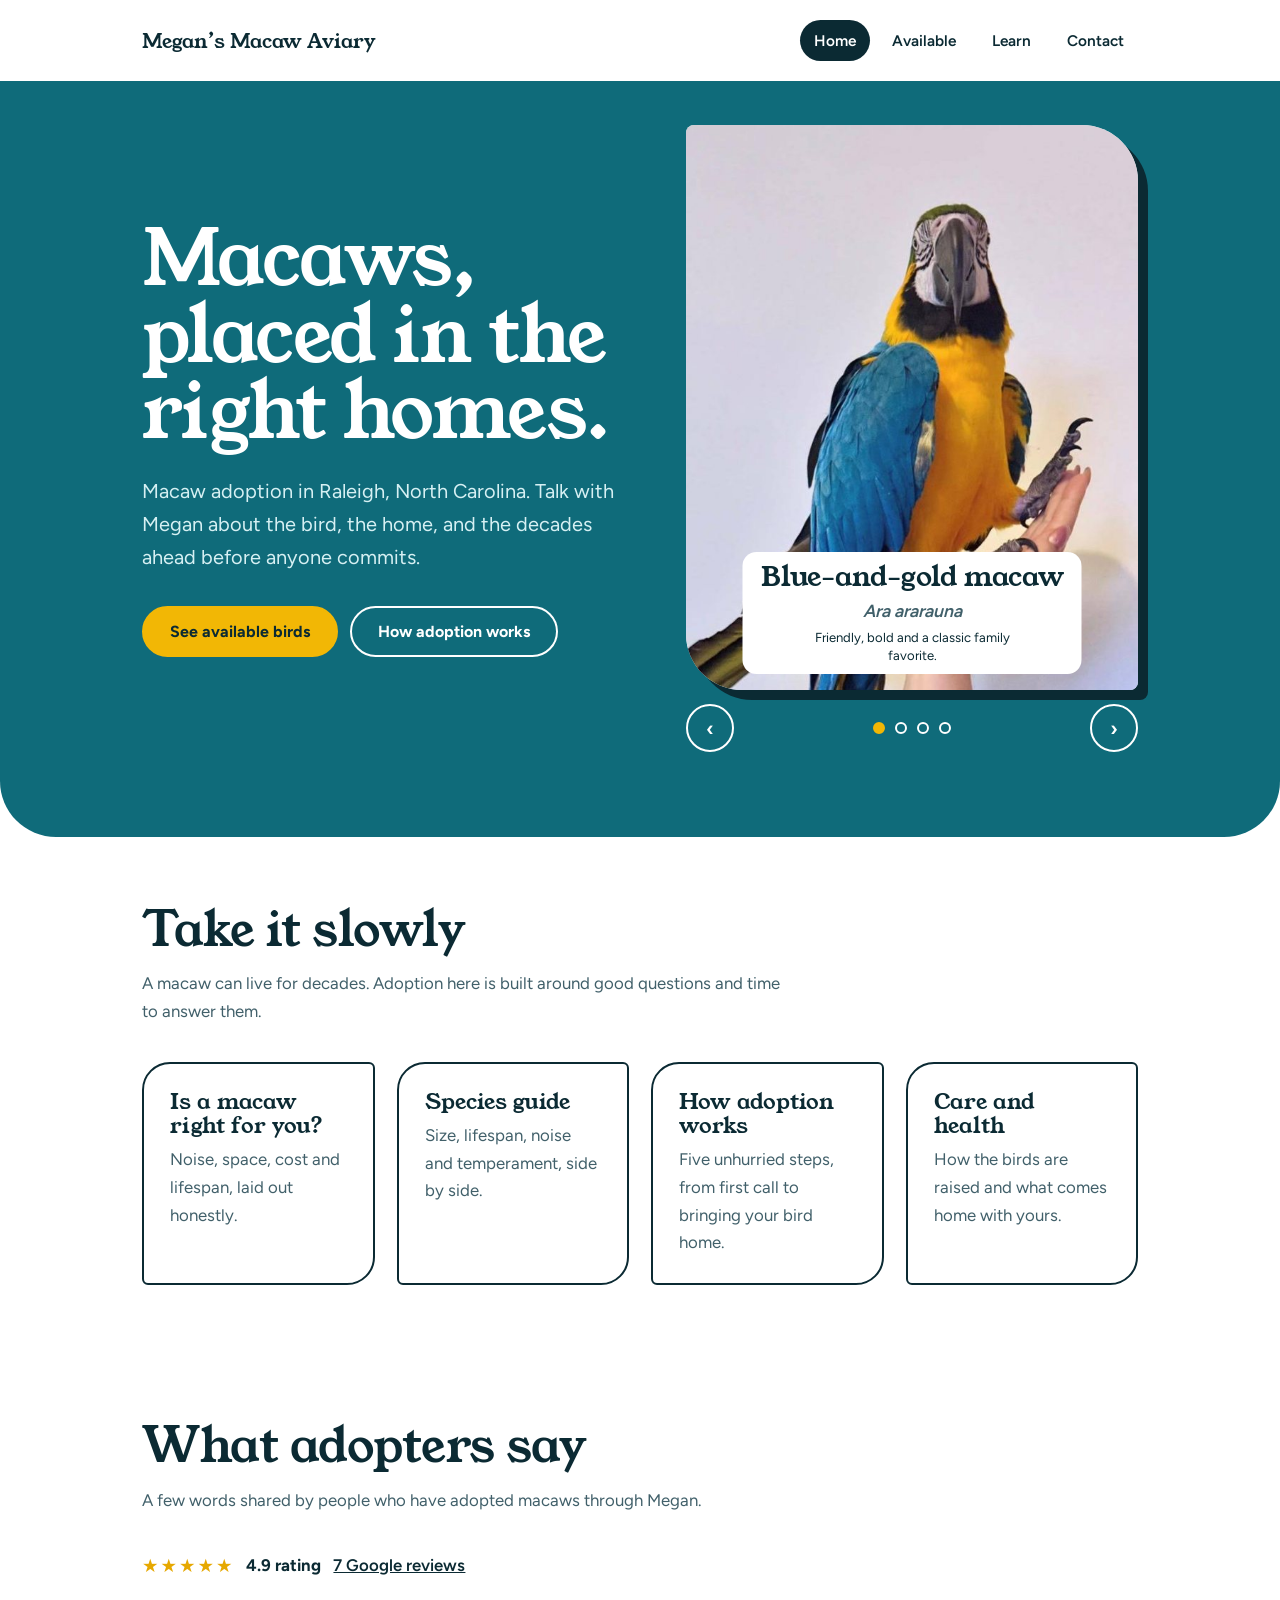
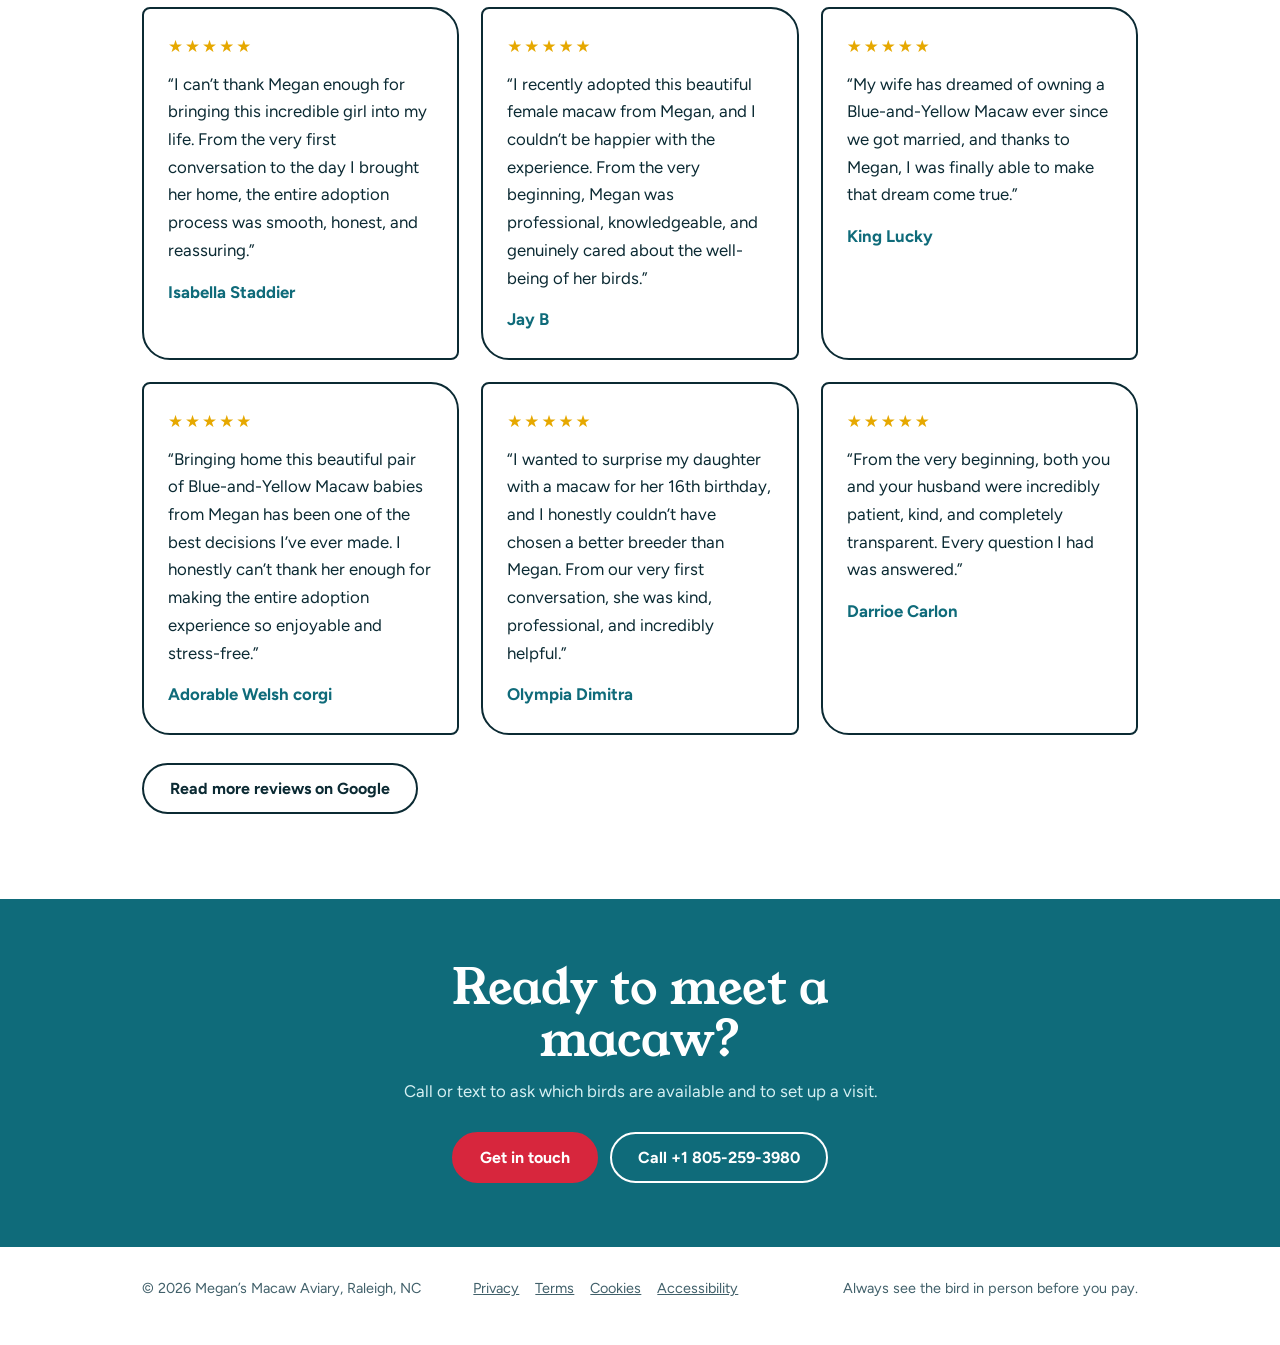
<file: index.html>
<!DOCTYPE html>
<html lang="en">
<head>
<meta charset="utf-8">
<meta name="viewport" content="width=device-width, initial-scale=1, viewport-fit=cover">
<title>Megan’s Macaw Aviary | Macaw adoption in Raleigh, North Carolina</title>
<meta name="description" content="Macaw adoption in Raleigh, North Carolina. Meet hand-raised scarlet, blue-and-gold, green-winged, military and hyacinth macaws.">
<meta name="robots" content="index,follow,max-image-preview:large">
<meta name="theme-color" content="#0F6B7A">
<link rel="icon" href="/favicon.ico" sizes="any">
<link rel="icon" href="/icon-192.png" type="image/png" sizes="192x192">
<link rel="apple-touch-icon" href="/apple-touch-icon.png">
<link rel="manifest" href="/site.webmanifest">
<!-- verification -->
<link rel="canonical" href="https://megansmacawsaviary.vercel.app/">
<meta property="og:type" content="website"><meta property="og:url" content="https://megansmacawsaviary.vercel.app/"><meta property="og:locale" content="en_US"><meta property="og:site_name" content="Megan’s Macaw Aviary">
<meta property="og:title" content="Megan’s Macaw Aviary | Macaw adoption in Raleigh, North Carolina"><meta property="og:description" content="Macaw adoption in Raleigh, North Carolina. Meet hand-raised scarlet, blue-and-gold, green-winged, military and hyacinth macaws.">
<meta property="og:image" content="https://megansmacawsaviary.vercel.app/og-image.jpg"><meta property="og:image:type" content="image/jpeg"><meta property="og:image:width" content="1200"><meta property="og:image:height" content="630"><meta property="og:image:alt" content="Hyacinth macaw next to the words Megan’s Macaw Aviary">
<meta name="twitter:card" content="summary_large_image"><meta name="twitter:title" content="Megan’s Macaw Aviary | Macaw adoption in Raleigh, North Carolina"><meta name="twitter:description" content="Macaw adoption in Raleigh, North Carolina. Meet hand-raised scarlet, blue-and-gold, green-winged, military and hyacinth macaws."><meta name="twitter:image" content="https://megansmacawsaviary.vercel.app/og-image.jpg">
<link rel="preload" href="/fonts/figtree-latin-400-normal.woff2" as="font" type="font/woff2" crossorigin><link rel="preload" href="/fonts/young-serif-latin-400-normal.woff2" as="font" type="font/woff2" crossorigin>
<link rel="stylesheet" href="/styles.css">
<script type="application/ld+json">{"@context":"https://schema.org","@graph":[{"@type":"WebSite","@id":"https://megansmacawsaviary.vercel.app/#website","url":"https://megansmacawsaviary.vercel.app/","name":"Megan’s Macaw Aviary","inLanguage":"en-US","publisher":{"@id":"https://megansmacawsaviary.vercel.app/#business"}},{"@type":"PetStore","@id":"https://megansmacawsaviary.vercel.app/#business","name":"Megan’s Macaw Aviary","description":"Macaw adoption in Raleigh, North Carolina. Hand-raised, socialized macaws raised in a home environment.","url":"https://megansmacawsaviary.vercel.app/","telephone":"+1-805-259-3980","image":"https://megansmacawsaviary.vercel.app/og-image.jpg","logo":"https://megansmacawsaviary.vercel.app/icon-512.png","address":{"@type":"PostalAddress","addressLocality":"Raleigh","addressRegion":"NC","addressCountry":"US"},"areaServed":"Raleigh, North Carolina","contactPoint":{"@type":"ContactPoint","telephone":"+1-805-259-3980","contactType":"customer service","areaServed":"US","availableLanguage":"English"},"knowsAbout":["Macaws","Macaw adoption","Parrot care"]}]}</script>
<link rel="preload" href="/img/bg.jpg" as="image" fetchpriority="high">
</head>
<body>
<a class="skip" href="#main">Skip to content</a>
<noscript><p class="nojs">Some features need JavaScript. You can always call or text Megan at +1 805-259-3980.</p></noscript>
<div id="net" role="status" hidden>You appear to be offline. Photos and links may not load. You can still call or text +1 805-259-3980.</div>
<div class="wrap"><div class="top"><a class="brand" href="/">Megan’s Macaw Aviary</a><nav aria-label="Main"><a href="/" aria-current="page">Home</a><a href="/available">Available</a><a href="/learn">Learn</a><a href="/contact">Contact</a></nav></div></div>
<main id="main" tabindex="-1">

  <header class="hero"><div class="wrap hg">
    <div>
      <h1>Macaws, placed in the right homes.</h1>
      <p>Macaw adoption in Raleigh, North Carolina. Talk with Megan about the bird, the home, and the decades ahead before anyone commits.</p>
      <div class="cta"><a class="btn" href="/available">See available birds</a><a class="btn alt" href="/learn#adoption">How adoption works</a></div>
    </div>
    <div class="stage" role="group" aria-roledescription="carousel" aria-label="Macaw species">
      <button class="slide" id="slide" type="button" aria-label="Show next macaw"></button>
      <div class="ctrl">
        <button type="button" id="prev" aria-label="Previous macaw">‹</button>
        <div class="dots" id="dots" aria-hidden="true"></div>
        <button type="button" id="next" aria-label="Next macaw">›</button>
      </div>
    </div>
  </div></header>

  <section><div class="wrap">
    <h2 class="lead">Take it slowly</h2>
    <p class="intro">A macaw can live for decades. Adoption here is built around good questions and time to answer them.</p>
    <div class="tiles">
      <a class="tile" href="/learn#fit"><h3>Is a macaw right for you?</h3><p>Noise, space, cost and lifespan, laid out honestly.</p></a>
      <a class="tile" href="/learn#species"><h3>Species guide</h3><p>Size, lifespan, noise and temperament, side by side.</p></a>
      <a class="tile" href="/learn#adoption"><h3>How adoption works</h3><p>Five unhurried steps, from first call to bringing your bird home.</p></a>
      <a class="tile" href="/learn#care"><h3>Care and health</h3><p>How the birds are raised and what comes home with yours.</p></a>
    </div>
  </div></section>

  <section id="reviews"><div class="wrap">
    <h2 class="lead">What adopters say</h2>
    <p class="intro">A few words shared by people who have adopted macaws through Megan.</p>
    <p class="rating"><span class="stars" aria-hidden="true">★★★★★</span><span>4.9 rating</span><a class="js-reviews" href="#" target="_blank" rel="noopener noreferrer">7 Google reviews</a></p>
    <div class="revs" id="revs">
      <blockquote class="rev"><div class="stars" aria-label="5 stars">★★★★★</div><p>“I can’t thank Megan enough for bringing this incredible girl into my life. From the very first conversation to the day I brought her home, the entire adoption process was smooth, honest, and reassuring.”</p><cite>Isabella Staddier</cite></blockquote>
      <blockquote class="rev"><div class="stars" aria-label="5 stars">★★★★★</div><p>“I recently adopted this beautiful female macaw from Megan, and I couldn’t be happier with the experience. From the very beginning, Megan was professional, knowledgeable, and genuinely cared about the well-being of her birds.”</p><cite>Jay B</cite></blockquote>
      <blockquote class="rev"><div class="stars" aria-label="5 stars">★★★★★</div><p>“My wife has dreamed of owning a Blue-and-Yellow Macaw ever since we got married, and thanks to Megan, I was finally able to make that dream come true.”</p><cite>King Lucky</cite></blockquote>
      <blockquote class="rev"><div class="stars" aria-label="5 stars">★★★★★</div><p>“Bringing home this beautiful pair of Blue-and-Yellow Macaw babies from Megan has been one of the best decisions I’ve ever made. I honestly can’t thank her enough for making the entire adoption experience so enjoyable and stress-free.”</p><cite>Adorable Welsh corgi</cite></blockquote>
      <blockquote class="rev"><div class="stars" aria-label="5 stars">★★★★★</div><p>“I wanted to surprise my daughter with a macaw for her 16th birthday, and I honestly couldn’t have chosen a better breeder than Megan. From our very first conversation, she was kind, professional, and incredibly helpful.”</p><cite>Olympia Dimitra</cite></blockquote>
      <blockquote class="rev"><div class="stars" aria-label="5 stars">★★★★★</div><p>“From the very beginning, both you and your husband were incredibly patient, kind, and completely transparent. Every question I had was answered.”</p><cite>Darrioe Carlon</cite></blockquote>
    </div>
    <p class="revlink"><a class="btn alt js-reviews" href="#" target="_blank" rel="noopener noreferrer">Read more reviews on Google</a></p>
  </div></section>

  <div class="strip"><div class="wrap">
    <h2>Ready to meet a macaw?</h2>
    <p>Call or text to ask which birds are available and to set up a visit.</p>
    <div class="cta"><a class="btn" href="/contact">Get in touch</a><a class="btn alt" href="tel:+18052593980">Call +1 805-259-3980</a></div>
  </div></div>
</main>
<footer><div class="wrap"><span>© 2026 Megan’s Macaw Aviary, Raleigh, NC</span><nav aria-label="Legal and site information"><a href="/privacy">Privacy</a><a href="/terms">Terms</a><a href="/cookies">Cookies</a><a href="/accessibility">Accessibility</a></nav><span class="js-social"></span><span>Always see the bird in person before you pay.</span></div></footer>
<script src="/config.js"></script><script src="/app.js" defer></script>
</body></html>
</file>
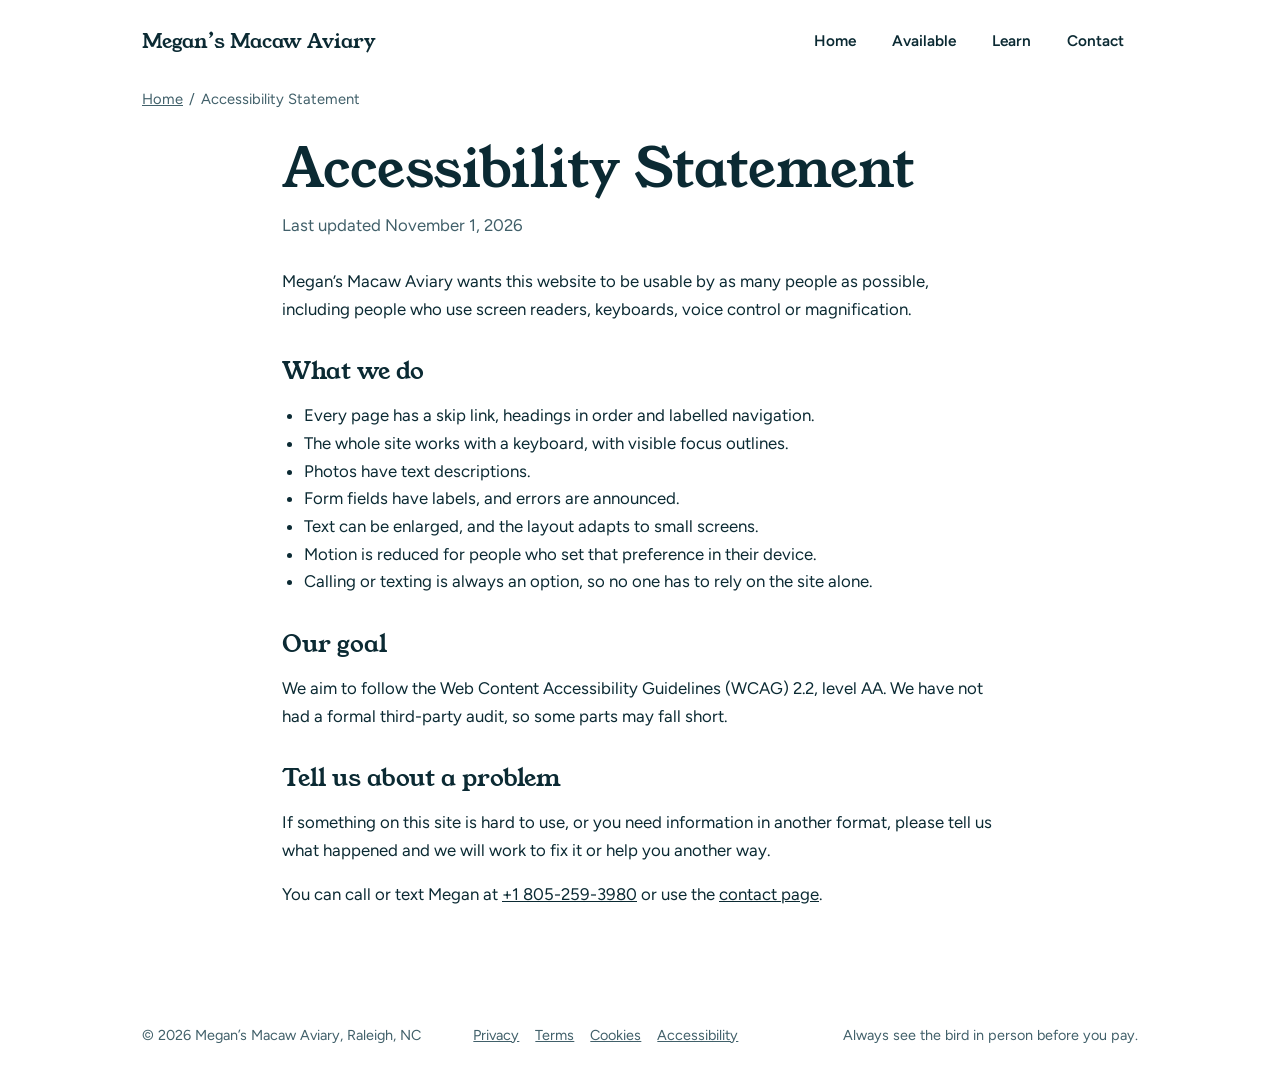
<file: accessibility.html>
<!DOCTYPE html>
<html lang="en">
<head>
<meta charset="utf-8">
<meta name="viewport" content="width=device-width, initial-scale=1, viewport-fit=cover">
<title>Accessibility Statement | Megan’s Macaw Aviary</title>
<meta name="description" content="How Megan’s Macaw Aviary works to keep its website accessible, and how to report a problem or ask for help.">
<meta name="robots" content="index,follow,max-image-preview:large">
<meta name="theme-color" content="#0F6B7A">
<link rel="icon" href="/favicon.ico" sizes="any">
<link rel="icon" href="/icon-192.png" type="image/png" sizes="192x192">
<link rel="apple-touch-icon" href="/apple-touch-icon.png">
<link rel="manifest" href="/site.webmanifest">
<!-- verification -->
<link rel="canonical" href="https://megansmacawsaviary.vercel.app/accessibility">
<meta property="og:type" content="website"><meta property="og:url" content="https://megansmacawsaviary.vercel.app/accessibility"><meta property="og:locale" content="en_US"><meta property="og:site_name" content="Megan’s Macaw Aviary">
<meta property="og:title" content="Accessibility Statement | Megan’s Macaw Aviary"><meta property="og:description" content="How Megan’s Macaw Aviary works to keep its website accessible, and how to report a problem or ask for help.">
<meta property="og:image" content="https://megansmacawsaviary.vercel.app/og-image.jpg"><meta property="og:image:type" content="image/jpeg"><meta property="og:image:width" content="1200"><meta property="og:image:height" content="630"><meta property="og:image:alt" content="Hyacinth macaw next to the words Megan’s Macaw Aviary">
<meta name="twitter:card" content="summary_large_image"><meta name="twitter:title" content="Accessibility Statement | Megan’s Macaw Aviary"><meta name="twitter:description" content="How Megan’s Macaw Aviary works to keep its website accessible, and how to report a problem or ask for help."><meta name="twitter:image" content="https://megansmacawsaviary.vercel.app/og-image.jpg">
<link rel="preload" href="/fonts/figtree-latin-400-normal.woff2" as="font" type="font/woff2" crossorigin><link rel="preload" href="/fonts/young-serif-latin-400-normal.woff2" as="font" type="font/woff2" crossorigin>
<link rel="stylesheet" href="/styles.css">
<script type="application/ld+json">{"@context":"https://schema.org","@type":"BreadcrumbList","itemListElement":[{"@type":"ListItem","position":1,"name":"Home","item":"https://megansmacawsaviary.vercel.app/"},{"@type":"ListItem","position":2,"name":"Accessibility Statement","item":"https://megansmacawsaviary.vercel.app/accessibility"}]}</script>
</head>
<body>
<a class="skip" href="#main">Skip to content</a>
<noscript><p class="nojs">Some features need JavaScript. You can always call or text Megan at +1 805-259-3980.</p></noscript>
<div id="net" role="status" hidden>You appear to be offline. Photos and links may not load. You can still call or text +1 805-259-3980.</div>
<div class="wrap"><div class="top"><a class="brand" href="/">Megan’s Macaw Aviary</a><nav aria-label="Main"><a href="/">Home</a><a href="/available">Available</a><a href="/learn">Learn</a><a href="/contact">Contact</a></nav></div></div>
<main id="main" tabindex="-1">
<nav class="crumbs" aria-label="Breadcrumb"><div class="wrap"><ol><li><a href="/">Home</a></li><li><span aria-current="page">Accessibility Statement</span></li></ol></div></nav>
<section><div class="wrap doc">
<h1>Accessibility Statement</h1>
<p class="meta">Last updated November 1, 2026</p>
<p>Megan’s Macaw Aviary wants this website to be usable by as many people as possible, including people who use screen readers, keyboards, voice control or magnification.</p>
<h2>What we do</h2>
<ul><li>Every page has a skip link, headings in order and labelled navigation.</li><li>The whole site works with a keyboard, with visible focus outlines.</li><li>Photos have text descriptions.</li><li>Form fields have labels, and errors are announced.</li><li>Text can be enlarged, and the layout adapts to small screens.</li><li>Motion is reduced for people who set that preference in their device.</li><li>Calling or texting is always an option, so no one has to rely on the site alone.</li></ul>
<h2>Our goal</h2>
<p>We aim to follow the Web Content Accessibility Guidelines (WCAG) 2.2, level AA. We have not had a formal third-party audit, so some parts may fall short.</p>
<h2>Tell us about a problem</h2>
<p>If something on this site is hard to use, or you need information in another format, please tell us what happened and we will work to fix it or help you another way.</p>
<p>You can call or text Megan at <a href="tel:+18052593980">+1 805-259-3980</a> or use the <a href="/contact">contact page</a>.</p>
</div></section>
</main>
<footer><div class="wrap"><span>© 2026 Megan’s Macaw Aviary, Raleigh, NC</span><nav aria-label="Legal and site information"><a href="/privacy">Privacy</a><a href="/terms">Terms</a><a href="/cookies">Cookies</a><a href="/accessibility">Accessibility</a></nav><span class="js-social"></span><span>Always see the bird in person before you pay.</span></div></footer>
<script src="/config.js"></script><script src="/app.js" defer></script>
</body></html>
</file>
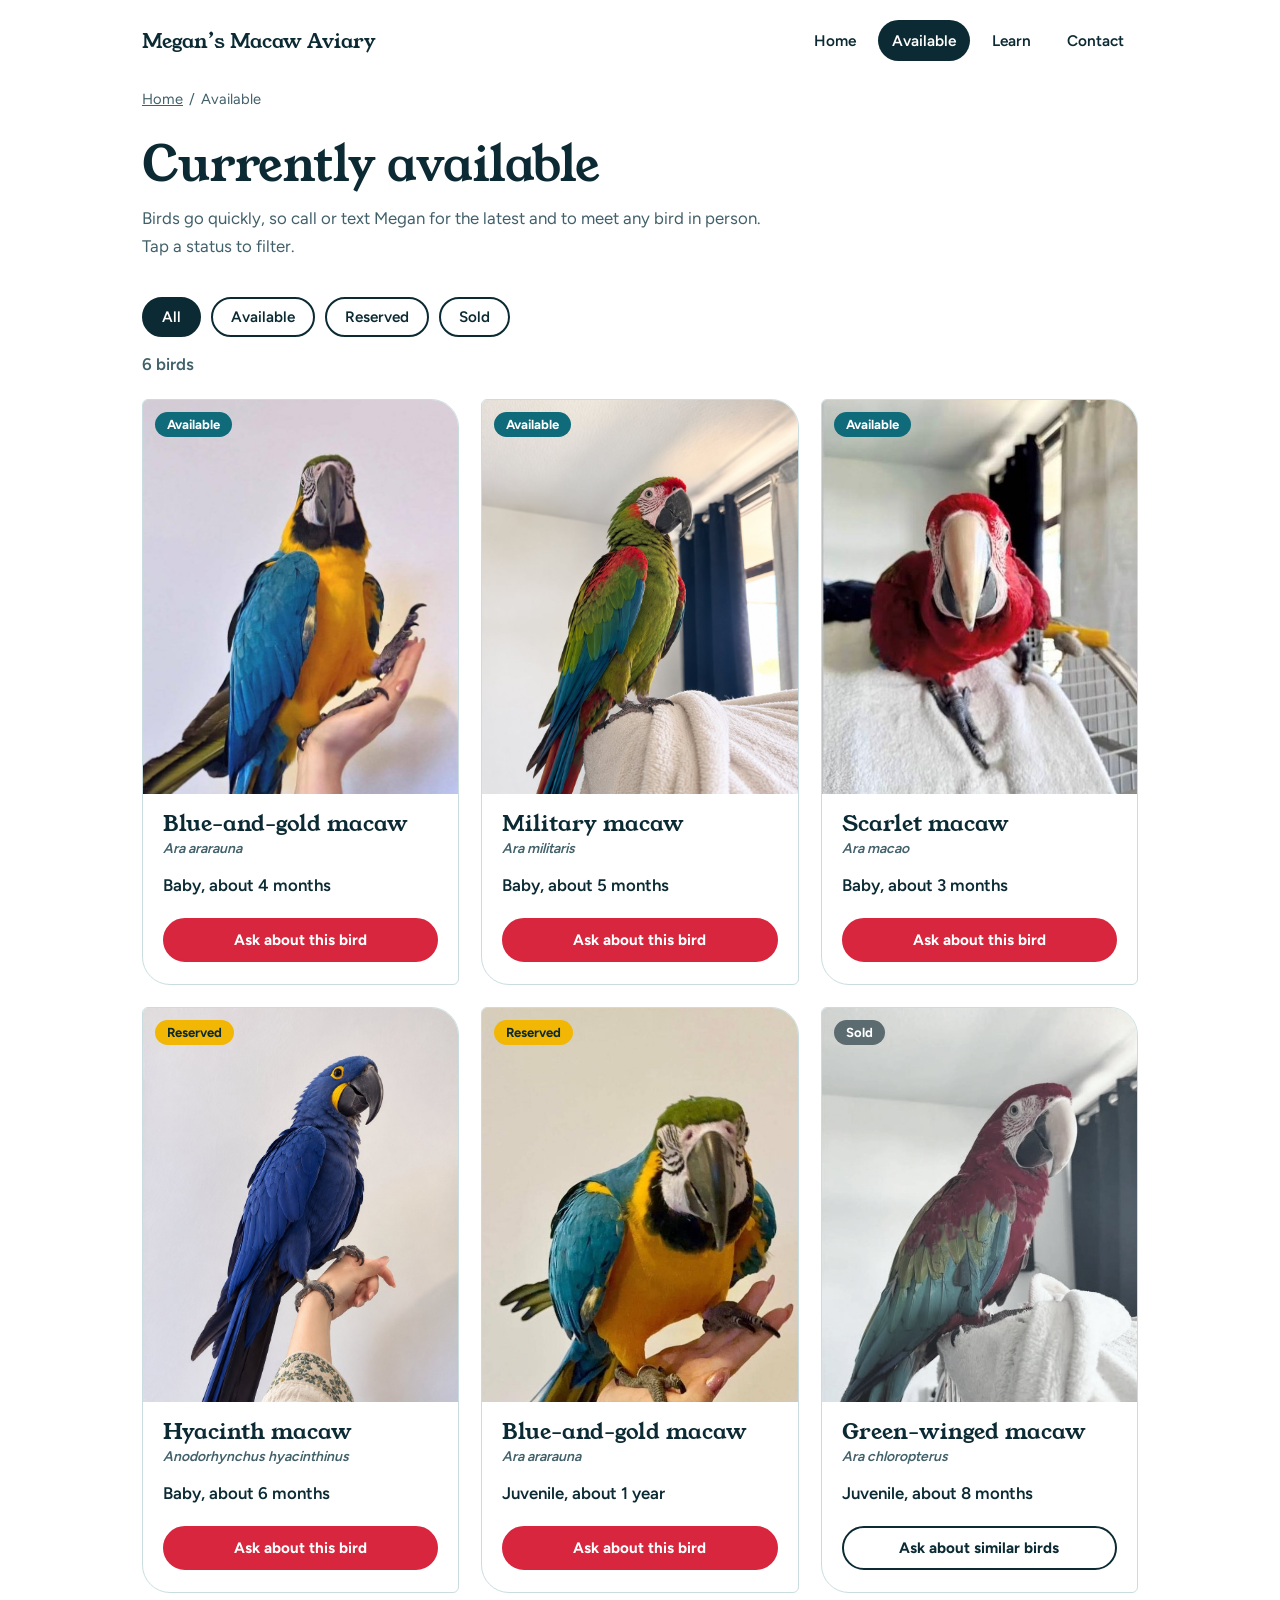
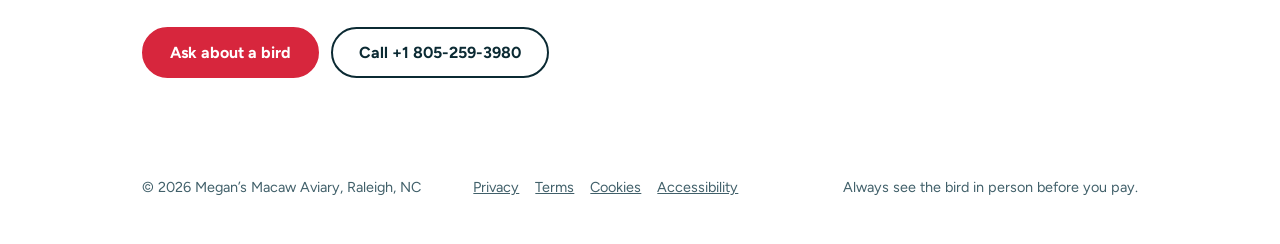
<file: available.html>
<!DOCTYPE html>
<html lang="en">
<head>
<meta charset="utf-8">
<meta name="viewport" content="width=device-width, initial-scale=1, viewport-fit=cover">
<title>Available macaws | Megan’s Macaw Aviary</title>
<meta name="description" content="See which hand-raised macaws are available, reserved or sold at Megan’s Macaw Aviary in Raleigh, NC.">
<meta name="robots" content="index,follow,max-image-preview:large">
<meta name="theme-color" content="#0F6B7A">
<link rel="icon" href="/favicon.ico" sizes="any">
<link rel="icon" href="/icon-192.png" type="image/png" sizes="192x192">
<link rel="apple-touch-icon" href="/apple-touch-icon.png">
<link rel="manifest" href="/site.webmanifest">
<!-- verification -->
<link rel="canonical" href="https://megansmacawsaviary.vercel.app/available">
<meta property="og:type" content="website"><meta property="og:url" content="https://megansmacawsaviary.vercel.app/available"><meta property="og:locale" content="en_US"><meta property="og:site_name" content="Megan’s Macaw Aviary">
<meta property="og:title" content="Available macaws | Megan’s Macaw Aviary"><meta property="og:description" content="See which hand-raised macaws are available, reserved or sold at Megan’s Macaw Aviary in Raleigh, NC.">
<meta property="og:image" content="https://megansmacawsaviary.vercel.app/og-image.jpg"><meta property="og:image:type" content="image/jpeg"><meta property="og:image:width" content="1200"><meta property="og:image:height" content="630"><meta property="og:image:alt" content="Hyacinth macaw next to the words Megan’s Macaw Aviary">
<meta name="twitter:card" content="summary_large_image"><meta name="twitter:title" content="Available macaws | Megan’s Macaw Aviary"><meta name="twitter:description" content="See which hand-raised macaws are available, reserved or sold at Megan’s Macaw Aviary in Raleigh, NC."><meta name="twitter:image" content="https://megansmacawsaviary.vercel.app/og-image.jpg">
<link rel="preload" href="/fonts/figtree-latin-400-normal.woff2" as="font" type="font/woff2" crossorigin><link rel="preload" href="/fonts/young-serif-latin-400-normal.woff2" as="font" type="font/woff2" crossorigin>
<link rel="stylesheet" href="/styles.css">
<script type="application/ld+json">{"@context":"https://schema.org","@type":"BreadcrumbList","itemListElement":[{"@type":"ListItem","position":1,"name":"Home","item":"https://megansmacawsaviary.vercel.app/"},{"@type":"ListItem","position":2,"name":"Available","item":"https://megansmacawsaviary.vercel.app/available"}]}</script>
</head>
<body>
<a class="skip" href="#main">Skip to content</a>
<noscript><p class="nojs">Some features need JavaScript. You can always call or text Megan at +1 805-259-3980.</p></noscript>
<div id="net" role="status" hidden>You appear to be offline. Photos and links may not load. You can still call or text +1 805-259-3980.</div>
<div class="wrap"><div class="top"><a class="brand" href="/">Megan’s Macaw Aviary</a><nav aria-label="Main"><a href="/">Home</a><a href="/available" aria-current="page">Available</a><a href="/learn">Learn</a><a href="/contact">Contact</a></nav></div></div>
<main id="main" tabindex="-1">
<nav class="crumbs" aria-label="Breadcrumb"><div class="wrap"><ol><li><a href="/">Home</a></li><li><span aria-current="page">Available</span></li></ol></div></nav>

  <section><div class="wrap">
    <h1 class="lead">Currently available</h1>
    <p class="intro">Birds go quickly, so call or text Megan for the latest and to meet any bird in person. Tap a status to filter.</p>
    <div class="filters" role="group" aria-label="Filter birds by status" id="filters">
      <button type="button" class="chip" data-f="all" aria-pressed="true">All</button>
      <button type="button" class="chip" data-f="available" aria-pressed="false">Available</button>
      <button type="button" class="chip" data-f="reserved" aria-pressed="false">Reserved</button>
      <button type="button" class="chip" data-f="sold" aria-pressed="false">Sold</button>
    </div>
    <p class="count" id="av-count" role="status"></p>
    <div class="birds" id="birds"></div>
    <p class="empty" id="av-gone" hidden>That bird has found a home. See who is available below, or ask Megan about upcoming babies.</p>
    <p class="empty" id="av-empty" hidden>No birds with that status right now. Call or text Megan to ask about upcoming babies.</p>
    <div class="cta mt"><a class="btn" href="/contact">Ask about a bird</a><a class="btn alt" href="tel:+18052593980">Call +1 805-259-3980</a></div>
  </div></section>
</main>
<footer><div class="wrap"><span>© 2026 Megan’s Macaw Aviary, Raleigh, NC</span><nav aria-label="Legal and site information"><a href="/privacy">Privacy</a><a href="/terms">Terms</a><a href="/cookies">Cookies</a><a href="/accessibility">Accessibility</a></nav><span class="js-social"></span><span>Always see the bird in person before you pay.</span></div></footer>
<script src="/config.js"></script><script src="/app.js" defer></script>
</body></html>
</file>
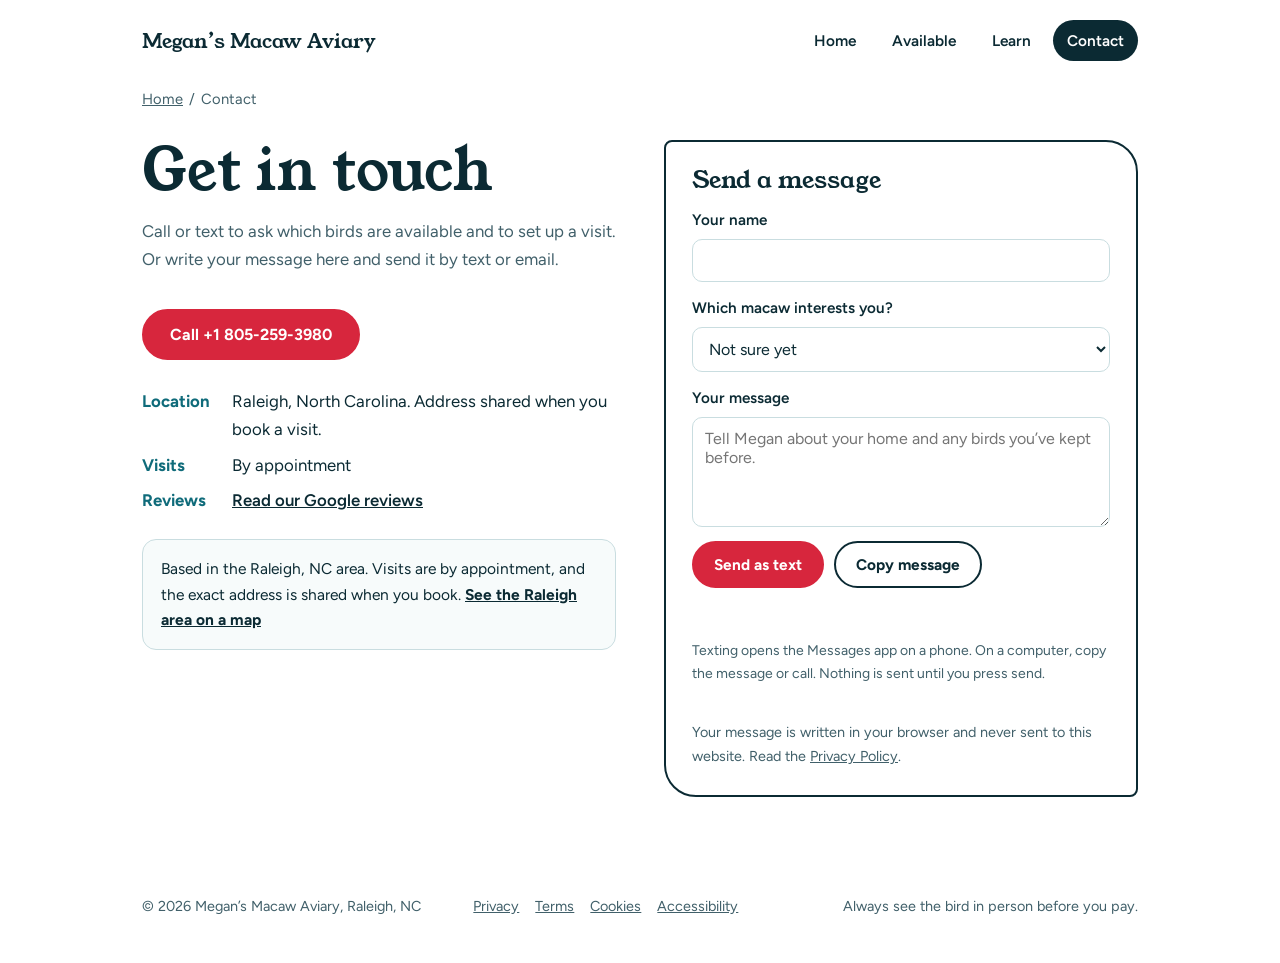
<file: contact.html>
<!DOCTYPE html>
<html lang="en">
<head>
<meta charset="utf-8">
<meta name="viewport" content="width=device-width, initial-scale=1, viewport-fit=cover">
<title>Contact | Megan’s Macaw Aviary</title>
<meta name="description" content="Call, text or email Megan about macaw adoption in Raleigh, NC. Visits are by appointment.">
<meta name="robots" content="index,follow,max-image-preview:large">
<meta name="theme-color" content="#0F6B7A">
<link rel="icon" href="/favicon.ico" sizes="any">
<link rel="icon" href="/icon-192.png" type="image/png" sizes="192x192">
<link rel="apple-touch-icon" href="/apple-touch-icon.png">
<link rel="manifest" href="/site.webmanifest">
<!-- verification -->
<link rel="canonical" href="https://megansmacawsaviary.vercel.app/contact">
<meta property="og:type" content="website"><meta property="og:url" content="https://megansmacawsaviary.vercel.app/contact"><meta property="og:locale" content="en_US"><meta property="og:site_name" content="Megan’s Macaw Aviary">
<meta property="og:title" content="Contact | Megan’s Macaw Aviary"><meta property="og:description" content="Call, text or email Megan about macaw adoption in Raleigh, NC. Visits are by appointment.">
<meta property="og:image" content="https://megansmacawsaviary.vercel.app/og-image.jpg"><meta property="og:image:type" content="image/jpeg"><meta property="og:image:width" content="1200"><meta property="og:image:height" content="630"><meta property="og:image:alt" content="Hyacinth macaw next to the words Megan’s Macaw Aviary">
<meta name="twitter:card" content="summary_large_image"><meta name="twitter:title" content="Contact | Megan’s Macaw Aviary"><meta name="twitter:description" content="Call, text or email Megan about macaw adoption in Raleigh, NC. Visits are by appointment."><meta name="twitter:image" content="https://megansmacawsaviary.vercel.app/og-image.jpg">
<link rel="preload" href="/fonts/figtree-latin-400-normal.woff2" as="font" type="font/woff2" crossorigin><link rel="preload" href="/fonts/young-serif-latin-400-normal.woff2" as="font" type="font/woff2" crossorigin>
<link rel="stylesheet" href="/styles.css">
<script type="application/ld+json">{"@context":"https://schema.org","@type":"BreadcrumbList","itemListElement":[{"@type":"ListItem","position":1,"name":"Home","item":"https://megansmacawsaviary.vercel.app/"},{"@type":"ListItem","position":2,"name":"Contact","item":"https://megansmacawsaviary.vercel.app/contact"}]}</script>
</head>
<body>
<a class="skip" href="#main">Skip to content</a>
<noscript><p class="nojs">Some features need JavaScript. You can always call or text Megan at +1 805-259-3980.</p></noscript>
<div id="net" role="status" hidden>You appear to be offline. Photos and links may not load. You can still call or text +1 805-259-3980.</div>
<div class="wrap"><div class="top"><a class="brand" href="/">Megan’s Macaw Aviary</a><nav aria-label="Main"><a href="/">Home</a><a href="/available">Available</a><a href="/learn">Learn</a><a href="/contact" aria-current="page">Contact</a></nav></div></div>
<main id="main" tabindex="-1">
<nav class="crumbs" aria-label="Breadcrumb"><div class="wrap"><ol><li><a href="/">Home</a></li><li><span aria-current="page">Contact</span></li></ol></div></nav>

  <section><div class="wrap cg">
    <div>
      <h1>Get in touch</h1>
      <p class="intro">Call or text to ask which birds are available and to set up a visit. Or write your message here and send it by text or email.</p>
      <div class="cta"><a class="btn" href="tel:+18052593980">Call +1 805-259-3980</a><a class="btn alt" id="c-email-btn" href="/contact" hidden>Email Megan</a></div>
      <dl>
        <dt>Location</dt><dd>Raleigh, North Carolina. Address shared when you book a visit.</dd>
        <dt>Visits</dt><dd>By appointment</dd>
        <dt>Reviews</dt><dd><a class="js-reviews" href="#" target="_blank" rel="noopener noreferrer">Read our Google reviews</a></dd>
        <dt class="js-soc-dt" hidden>Follow</dt><dd class="js-social" hidden></dd>
        <dt id="c-email-dt" hidden>Email</dt><dd id="c-email-dd" hidden><a id="c-email" href="mailto:"></a></dd>
              </dl>
      <p class="mapnote">Based in the Raleigh, NC area. Visits are by appointment, and the exact address is shared when you book. <a href="https://www.google.com/maps/search/?api=1&amp;query=Raleigh%2C+NC" target="_blank" rel="noopener noreferrer">See the Raleigh area on a map</a></p>
    </div>
    <div class="msg">
      <h2>Send a message</h2>
      <label>Your name<input id="m-name" autocomplete="name" aria-describedby="e-name"></label>
      <span class="err" id="e-name" role="alert"></span>
      <label>Which macaw interests you?<select id="m-bird"><option>Not sure yet</option><option>Blue-and-gold macaw</option><option>Green-winged macaw</option><option>Military macaw</option><option>Hyacinth macaw</option><option>Scarlet macaw</option></select></label>
      <label>Your message<textarea id="m-text" aria-describedby="e-text" placeholder="Tell Megan about your home and any birds you’ve kept before."></textarea></label>
      <span class="err" id="e-text" role="alert"></span>
      <div class="row">
        <button class="btn" type="button" id="m-send">Send as text</button>
        <button class="btn alt" type="button" id="m-email" hidden>Send as email</button>
        <button class="btn alt" type="button" id="m-copy">Copy message</button>
      </div>
      <span class="status" id="m-status" role="status"></span>
      <small>Texting opens the Messages app on a phone. On a computer, use email or copy the message. Nothing is sent until you press send.</small>
      <p class="fine">Your message is written in your browser and never sent to this website. Read the <a href="/privacy">Privacy Policy</a>.</p>
    </div>
  </div></section>
</main>
<footer><div class="wrap"><span>© 2026 Megan’s Macaw Aviary, Raleigh, NC</span><nav aria-label="Legal and site information"><a href="/privacy">Privacy</a><a href="/terms">Terms</a><a href="/cookies">Cookies</a><a href="/accessibility">Accessibility</a></nav><span class="js-social"></span><span>Always see the bird in person before you pay.</span></div></footer>
<script src="/config.js"></script><script src="/app.js" defer></script>
</body></html>
</file>
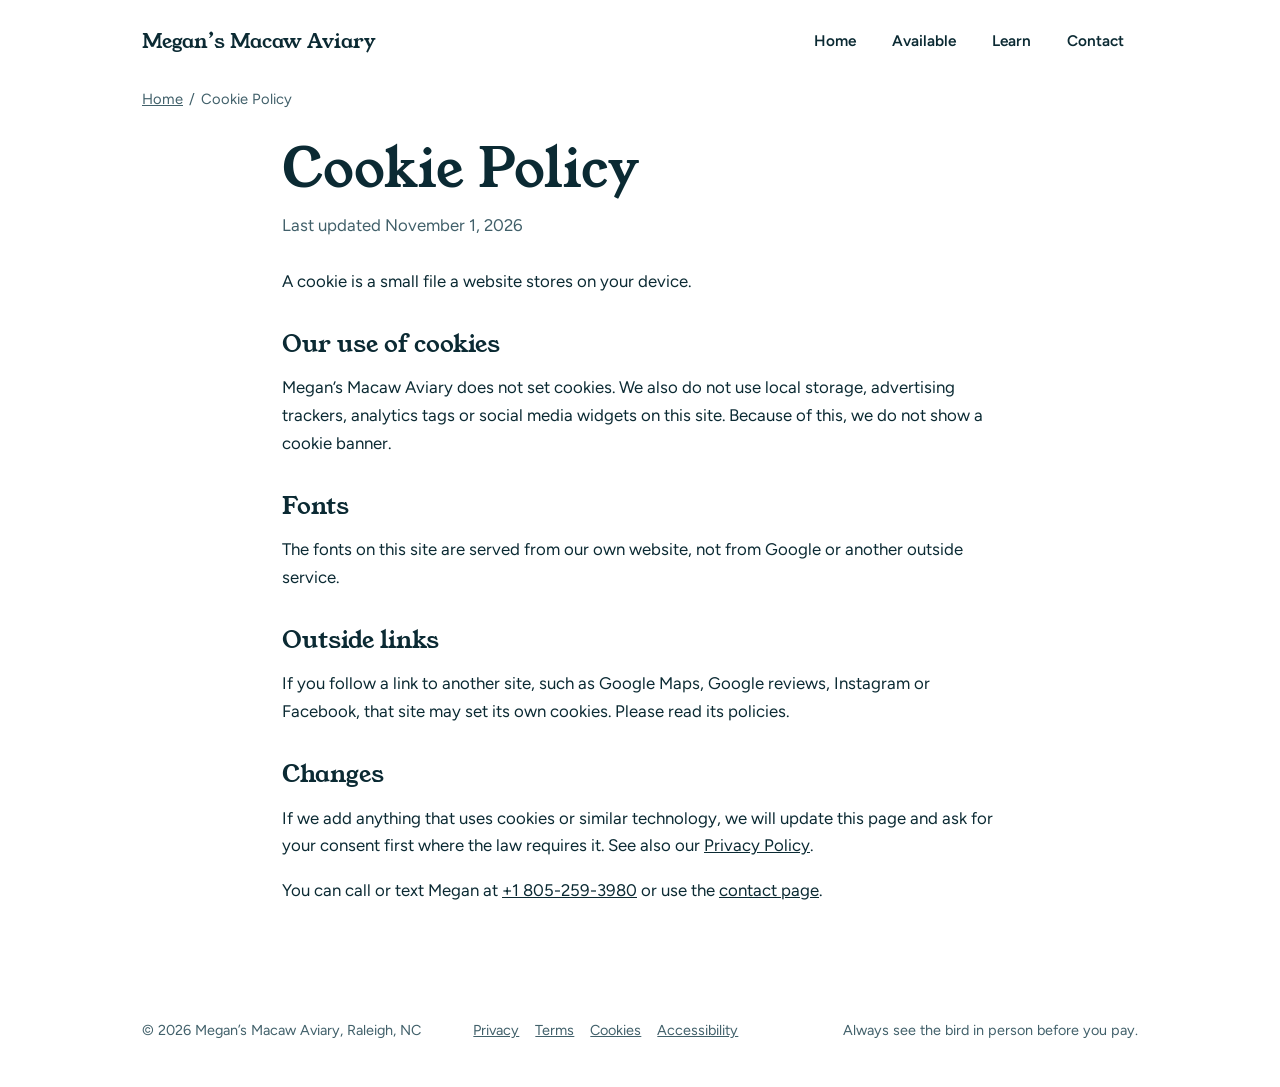
<file: cookies.html>
<!DOCTYPE html>
<html lang="en">
<head>
<meta charset="utf-8">
<meta name="viewport" content="width=device-width, initial-scale=1, viewport-fit=cover">
<title>Cookie Policy | Megan’s Macaw Aviary</title>
<meta name="description" content="This website does not use cookies, analytics or trackers. Read what that means for you at Megan’s Macaw Aviary.">
<meta name="robots" content="index,follow,max-image-preview:large">
<meta name="theme-color" content="#0F6B7A">
<link rel="icon" href="/favicon.ico" sizes="any">
<link rel="icon" href="/icon-192.png" type="image/png" sizes="192x192">
<link rel="apple-touch-icon" href="/apple-touch-icon.png">
<link rel="manifest" href="/site.webmanifest">
<!-- verification -->
<link rel="canonical" href="https://megansmacawsaviary.vercel.app/cookies">
<meta property="og:type" content="website"><meta property="og:url" content="https://megansmacawsaviary.vercel.app/cookies"><meta property="og:locale" content="en_US"><meta property="og:site_name" content="Megan’s Macaw Aviary">
<meta property="og:title" content="Cookie Policy | Megan’s Macaw Aviary"><meta property="og:description" content="This website does not use cookies, analytics or trackers. Read what that means for you at Megan’s Macaw Aviary.">
<meta property="og:image" content="https://megansmacawsaviary.vercel.app/og-image.jpg"><meta property="og:image:type" content="image/jpeg"><meta property="og:image:width" content="1200"><meta property="og:image:height" content="630"><meta property="og:image:alt" content="Hyacinth macaw next to the words Megan’s Macaw Aviary">
<meta name="twitter:card" content="summary_large_image"><meta name="twitter:title" content="Cookie Policy | Megan’s Macaw Aviary"><meta name="twitter:description" content="This website does not use cookies, analytics or trackers. Read what that means for you at Megan’s Macaw Aviary."><meta name="twitter:image" content="https://megansmacawsaviary.vercel.app/og-image.jpg">
<link rel="preload" href="/fonts/figtree-latin-400-normal.woff2" as="font" type="font/woff2" crossorigin><link rel="preload" href="/fonts/young-serif-latin-400-normal.woff2" as="font" type="font/woff2" crossorigin>
<link rel="stylesheet" href="/styles.css">
<script type="application/ld+json">{"@context":"https://schema.org","@type":"BreadcrumbList","itemListElement":[{"@type":"ListItem","position":1,"name":"Home","item":"https://megansmacawsaviary.vercel.app/"},{"@type":"ListItem","position":2,"name":"Cookie Policy","item":"https://megansmacawsaviary.vercel.app/cookies"}]}</script>
</head>
<body>
<a class="skip" href="#main">Skip to content</a>
<noscript><p class="nojs">Some features need JavaScript. You can always call or text Megan at +1 805-259-3980.</p></noscript>
<div id="net" role="status" hidden>You appear to be offline. Photos and links may not load. You can still call or text +1 805-259-3980.</div>
<div class="wrap"><div class="top"><a class="brand" href="/">Megan’s Macaw Aviary</a><nav aria-label="Main"><a href="/">Home</a><a href="/available">Available</a><a href="/learn">Learn</a><a href="/contact">Contact</a></nav></div></div>
<main id="main" tabindex="-1">
<nav class="crumbs" aria-label="Breadcrumb"><div class="wrap"><ol><li><a href="/">Home</a></li><li><span aria-current="page">Cookie Policy</span></li></ol></div></nav>
<section><div class="wrap doc">
<h1>Cookie Policy</h1>
<p class="meta">Last updated November 1, 2026</p>
<p>A cookie is a small file a website stores on your device.</p>
<h2>Our use of cookies</h2>
<p>Megan’s Macaw Aviary does not set cookies. We also do not use local storage, advertising trackers, analytics tags or social media widgets on this site. Because of this, we do not show a cookie banner.</p>
<h2>Fonts</h2>
<p>The fonts on this site are served from our own website, not from Google or another outside service.</p>
<h2>Outside links</h2>
<p>If you follow a link to another site, such as Google Maps, Google reviews, Instagram or Facebook, that site may set its own cookies. Please read its policies.</p>
<h2>Changes</h2>
<p>If we add anything that uses cookies or similar technology, we will update this page and ask for your consent first where the law requires it. See also our <a href="/privacy">Privacy Policy</a>.</p>
<p>You can call or text Megan at <a href="tel:+18052593980">+1 805-259-3980</a> or use the <a href="/contact">contact page</a>.</p>
</div></section>
</main>
<footer><div class="wrap"><span>© 2026 Megan’s Macaw Aviary, Raleigh, NC</span><nav aria-label="Legal and site information"><a href="/privacy">Privacy</a><a href="/terms">Terms</a><a href="/cookies">Cookies</a><a href="/accessibility">Accessibility</a></nav><span class="js-social"></span><span>Always see the bird in person before you pay.</span></div></footer>
<script src="/config.js"></script><script src="/app.js" defer></script>
</body></html>
</file>
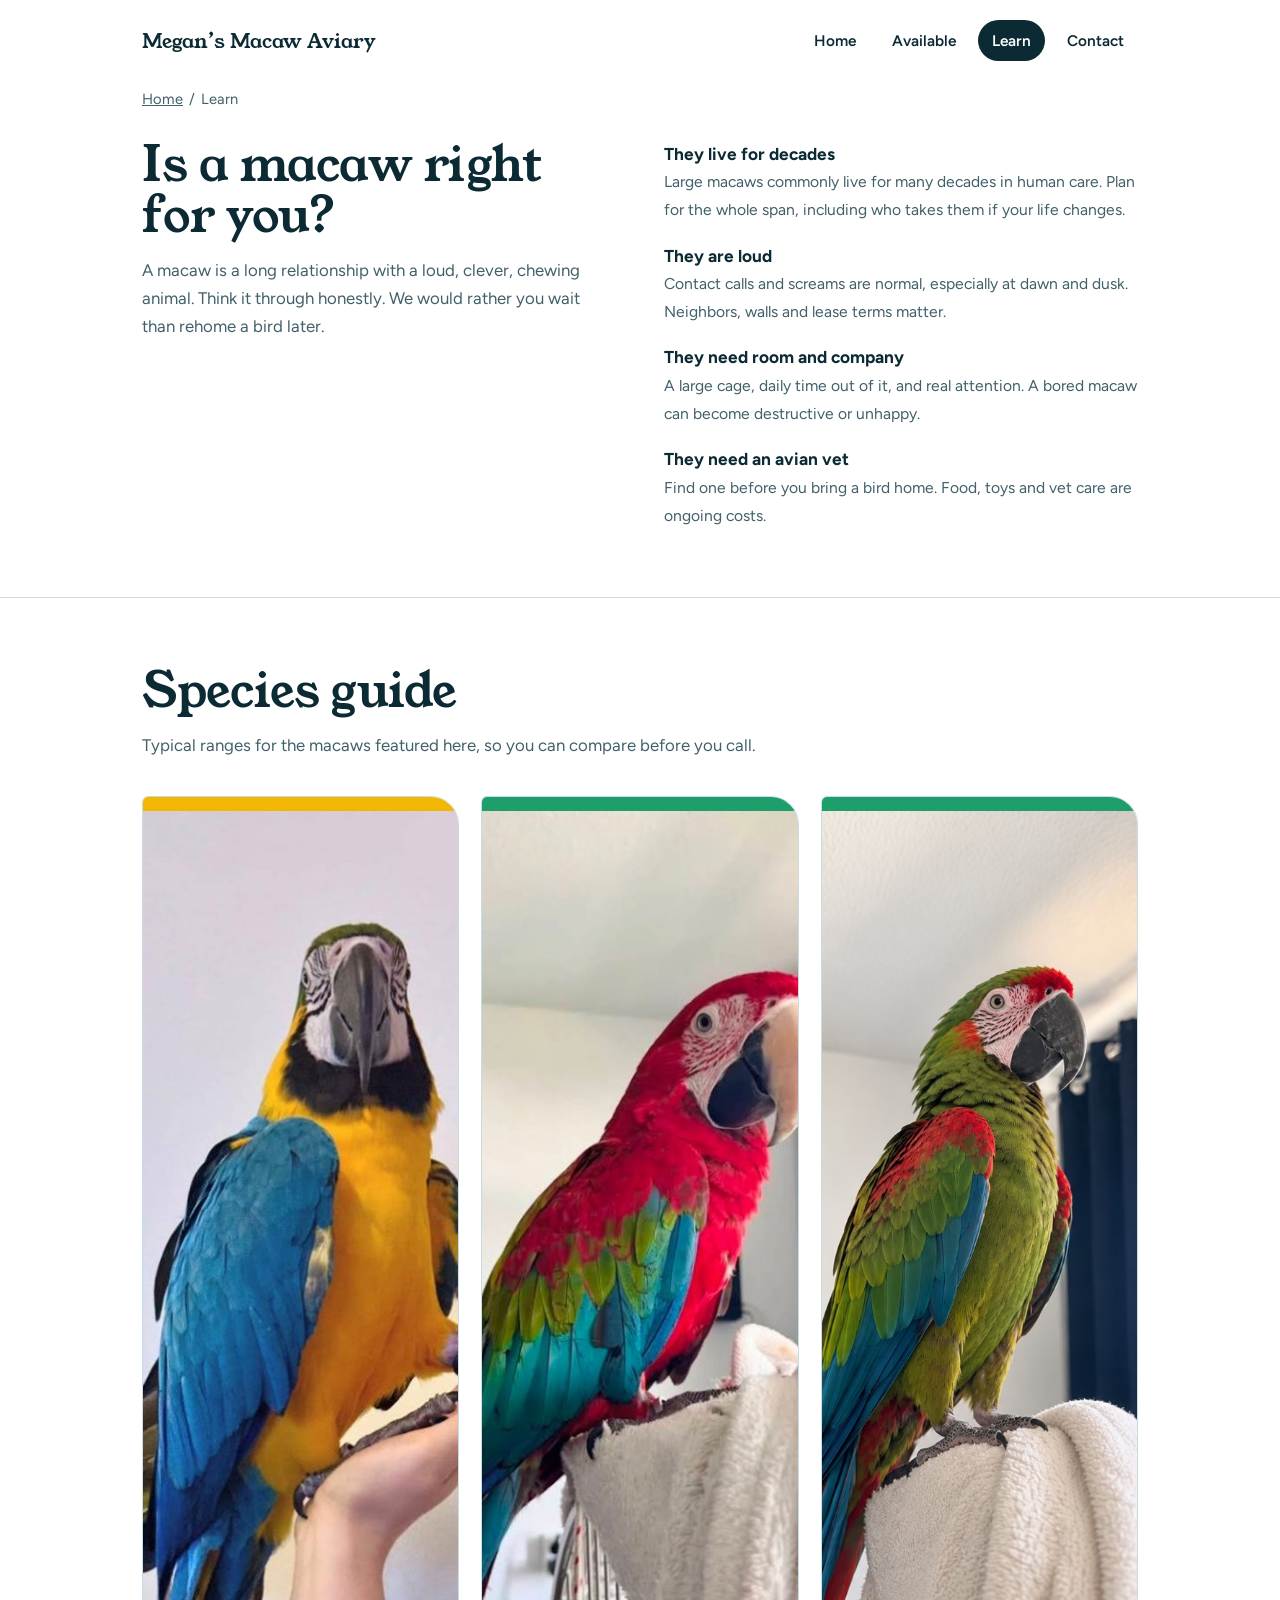
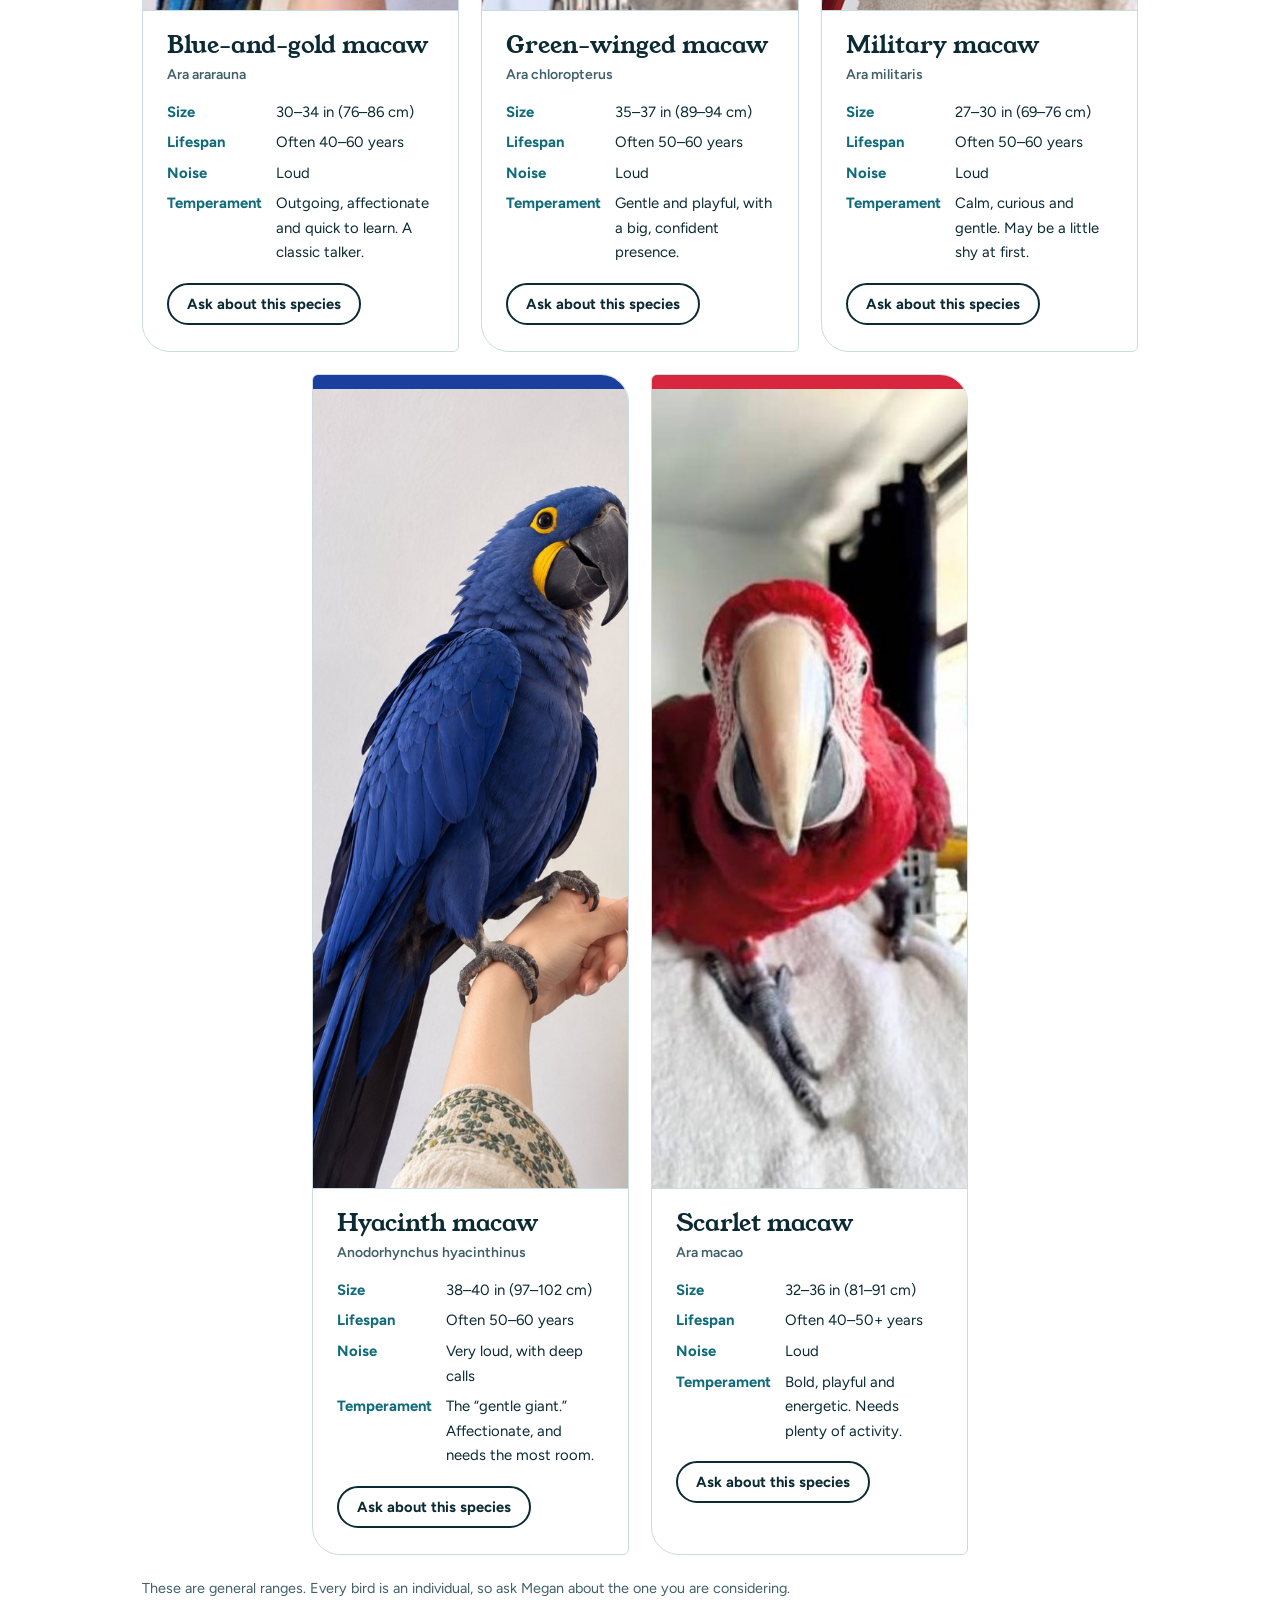
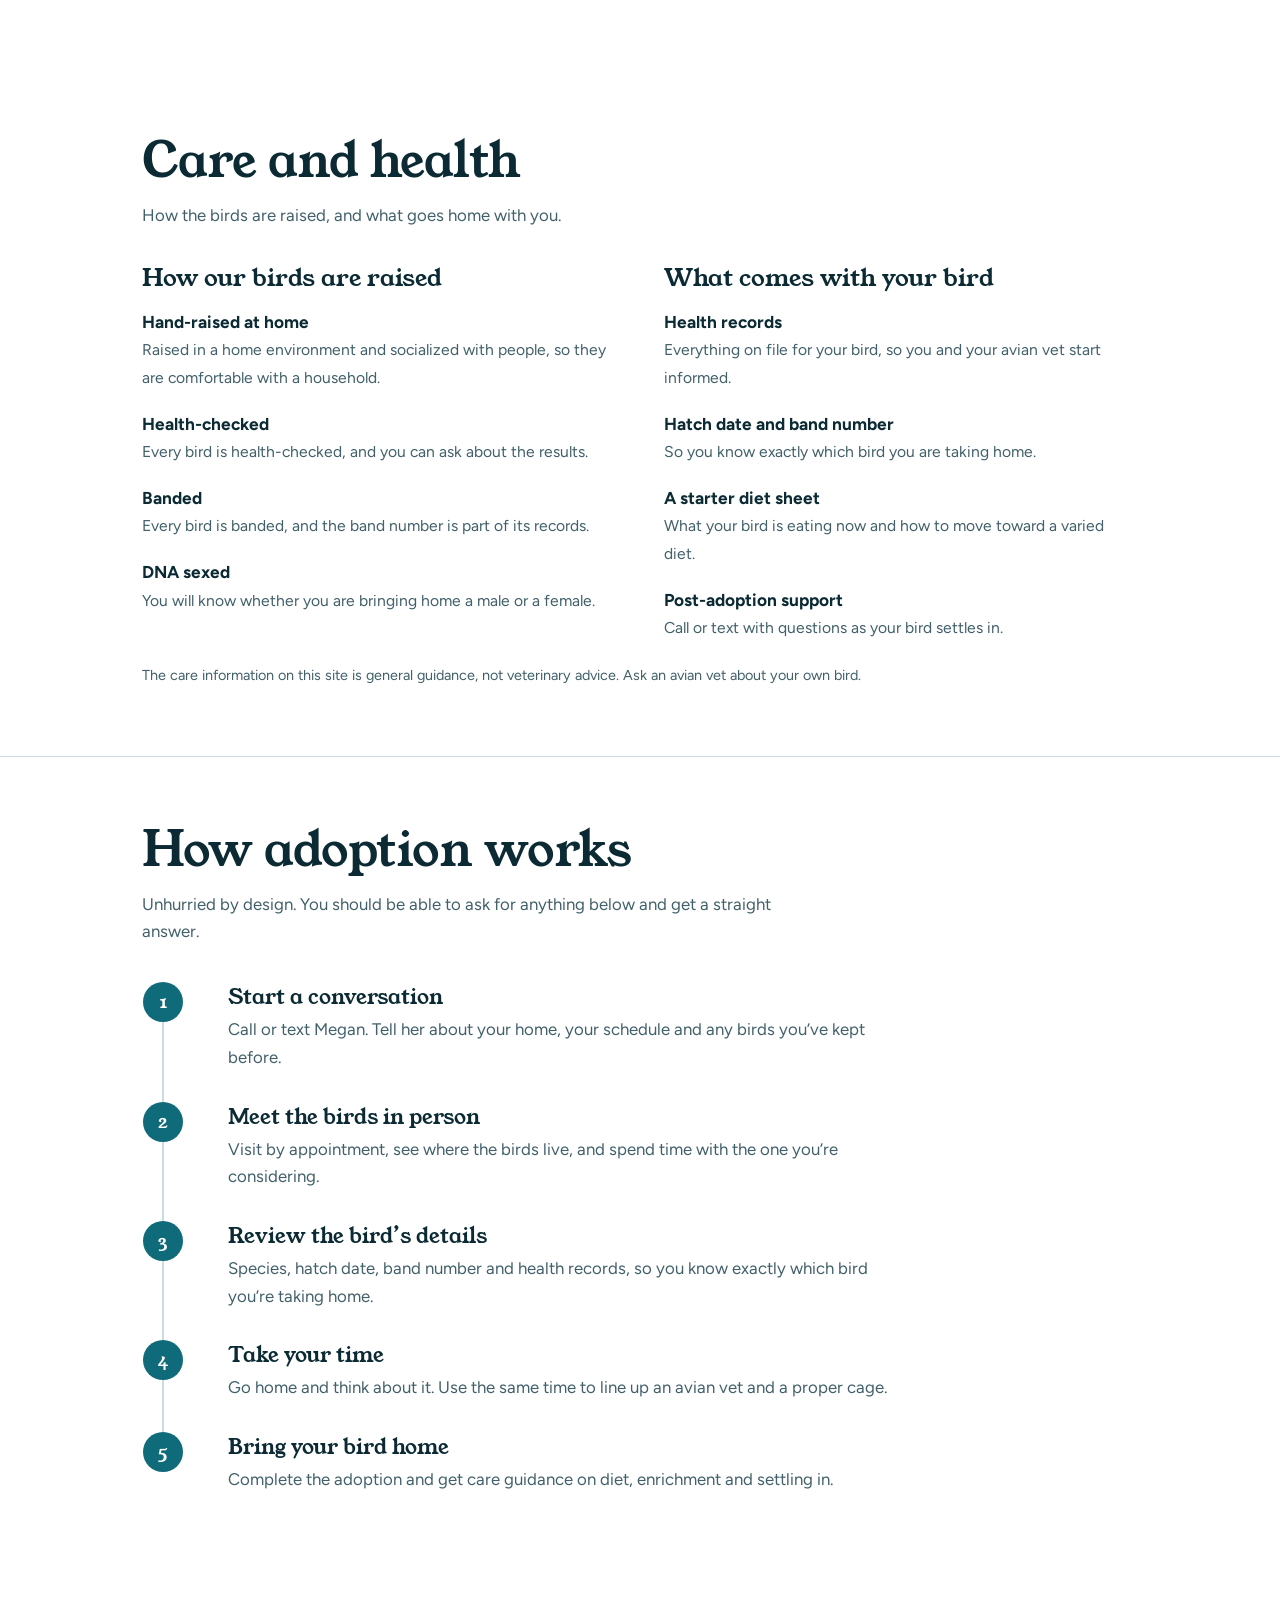
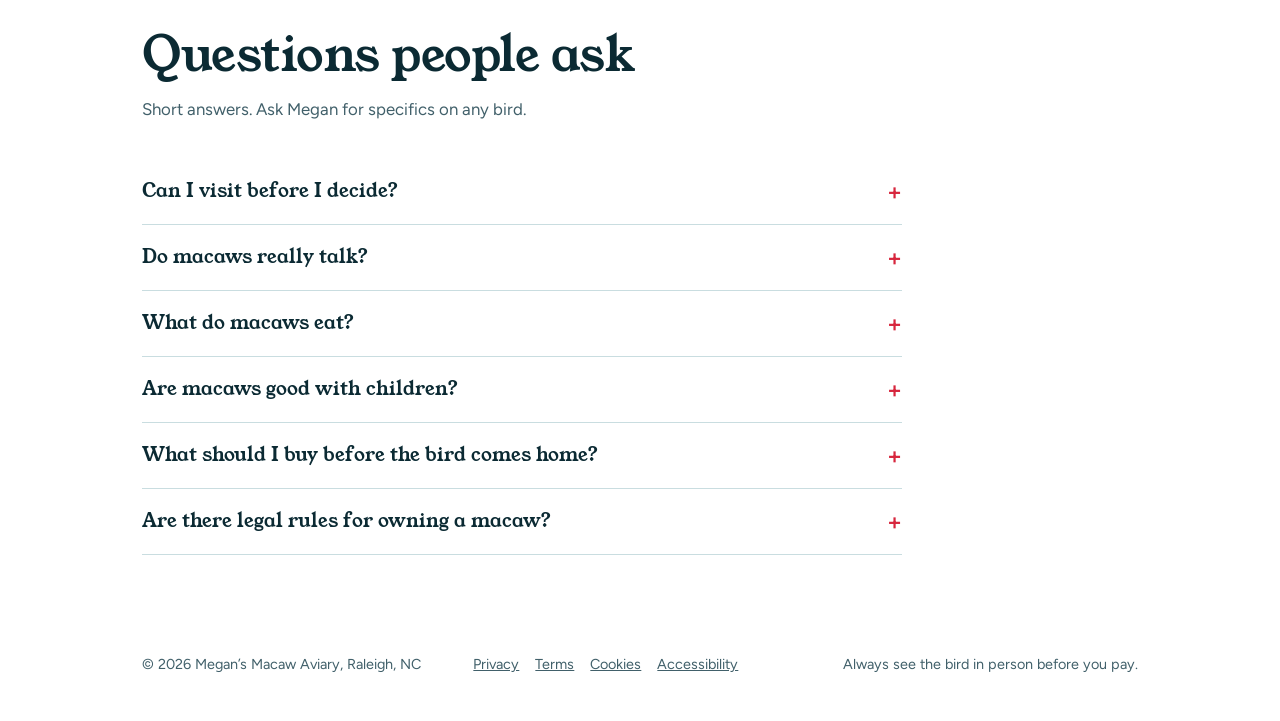
<file: learn.html>
<!DOCTYPE html>
<html lang="en">
<head>
<meta charset="utf-8">
<meta name="viewport" content="width=device-width, initial-scale=1, viewport-fit=cover">
<title>Learn about macaws | Megan’s Macaw Aviary</title>
<meta name="description" content="Is a macaw right for you? Species guide, care and health, how adoption works, and common questions.">
<meta name="robots" content="index,follow,max-image-preview:large">
<meta name="theme-color" content="#0F6B7A">
<link rel="icon" href="/favicon.ico" sizes="any">
<link rel="icon" href="/icon-192.png" type="image/png" sizes="192x192">
<link rel="apple-touch-icon" href="/apple-touch-icon.png">
<link rel="manifest" href="/site.webmanifest">
<!-- verification -->
<link rel="canonical" href="https://megansmacawsaviary.vercel.app/learn">
<meta property="og:type" content="website"><meta property="og:url" content="https://megansmacawsaviary.vercel.app/learn"><meta property="og:locale" content="en_US"><meta property="og:site_name" content="Megan’s Macaw Aviary">
<meta property="og:title" content="Learn about macaws | Megan’s Macaw Aviary"><meta property="og:description" content="Is a macaw right for you? Species guide, care and health, how adoption works, and common questions.">
<meta property="og:image" content="https://megansmacawsaviary.vercel.app/og-image.jpg"><meta property="og:image:type" content="image/jpeg"><meta property="og:image:width" content="1200"><meta property="og:image:height" content="630"><meta property="og:image:alt" content="Hyacinth macaw next to the words Megan’s Macaw Aviary">
<meta name="twitter:card" content="summary_large_image"><meta name="twitter:title" content="Learn about macaws | Megan’s Macaw Aviary"><meta name="twitter:description" content="Is a macaw right for you? Species guide, care and health, how adoption works, and common questions."><meta name="twitter:image" content="https://megansmacawsaviary.vercel.app/og-image.jpg">
<link rel="preload" href="/fonts/figtree-latin-400-normal.woff2" as="font" type="font/woff2" crossorigin><link rel="preload" href="/fonts/young-serif-latin-400-normal.woff2" as="font" type="font/woff2" crossorigin>
<link rel="stylesheet" href="/styles.css">
<script type="application/ld+json">{"@context":"https://schema.org","@type":"BreadcrumbList","itemListElement":[{"@type":"ListItem","position":1,"name":"Home","item":"https://megansmacawsaviary.vercel.app/"},{"@type":"ListItem","position":2,"name":"Learn","item":"https://megansmacawsaviary.vercel.app/learn"}]}</script>
<script type="application/ld+json">{"@context":"https://schema.org","@type":"FAQPage","mainEntity":[{"@type":"Question","name":"Can I visit before I decide?","acceptedAnswer":{"@type":"Answer","text":"Yes. Meeting the bird in person is the best way to know if it’s a good match. Get in touch to set up a time."}},{"@type":"Question","name":"Do macaws really talk?","acceptedAnswer":{"@type":"Answer","text":"Many learn words and phrases, but no breeder can promise it. Personality and the time you spend with a bird matter more than species."}},{"@type":"Question","name":"What do macaws eat?","acceptedAnswer":{"@type":"Answer","text":"A varied diet of quality pellets, fresh vegetables and fruit, and nuts in moderation. Your avian vet can help tailor it."}},{"@type":"Question","name":"Are macaws good with children?","acceptedAnswer":{"@type":"Answer","text":"They can bond with families, but their beaks are powerful and they need calm, supervised handling. Young children should never be left alone with one."}},{"@type":"Question","name":"What should I buy before the bird comes home?","acceptedAnswer":{"@type":"Answer","text":"A large, sturdy cage, safe perches and chewable toys, a play stand, and a scale. Book your first avian vet visit ahead of time."}},{"@type":"Question","name":"Are there legal rules for owning a macaw?","acceptedAnswer":{"@type":"Answer","text":"Rules differ by species and by state. Several macaw species are protected under international and U.S. wildlife laws, and some states and cities add their own rules. Ask Megan about the species you are considering, and check your state and local requirements before you adopt."}}]}</script>
</head>
<body>
<a class="skip" href="#main">Skip to content</a>
<noscript><p class="nojs">Some features need JavaScript. You can always call or text Megan at +1 805-259-3980.</p></noscript>
<div id="net" role="status" hidden>You appear to be offline. Photos and links may not load. You can still call or text +1 805-259-3980.</div>
<div class="wrap"><div class="top"><a class="brand" href="/">Megan’s Macaw Aviary</a><nav aria-label="Main"><a href="/">Home</a><a href="/available">Available</a><a href="/learn" aria-current="page">Learn</a><a href="/contact">Contact</a></nav></div></div>
<main id="main" tabindex="-1">
<nav class="crumbs" aria-label="Breadcrumb"><div class="wrap"><ol><li><a href="/">Home</a></li><li><span aria-current="page">Learn</span></li></ol></div></nav>

  <section id="fit"><div class="wrap fit">
    <div>
      <h1 class="lead">Is a macaw right for you?</h1>
      <p class="intro">A macaw is a long relationship with a loud, clever, chewing animal. Think it through honestly. We would rather you wait than rehome a bird later.</p>
    </div>
    <ul>
      <li><b>They live for decades</b><span>Large macaws commonly live for many decades in human care. Plan for the whole span, including who takes them if your life changes.</span></li>
      <li><b>They are loud</b><span>Contact calls and screams are normal, especially at dawn and dusk. Neighbors, walls and lease terms matter.</span></li>
      <li><b>They need room and company</b><span>A large cage, daily time out of it, and real attention. A bored macaw can become destructive or unhappy.</span></li>
      <li><b>They need an avian vet</b><span>Find one before you bring a bird home. Food, toys and vet care are ongoing costs.</span></li>
    </ul>
  </div></section>


  <section class="band" id="species"><div class="wrap">
    <h2 class="lead">Species guide</h2>
    <p class="intro">Typical ranges for the macaws featured here, so you can compare before you call.</p>
    <div class="species">
      <article class="sp"><i class="c-gold"></i><img src="/img/bg.jpg" width="800" height="800" alt="Blue-and-gold macaw" loading="lazy"><div>
        <h3>Blue-and-gold macaw</h3><small>Ara ararauna</small>
        <dl><dt>Size</dt><dd>30–34 in (76–86 cm)</dd><dt>Lifespan</dt><dd>Often 40–60 years</dd><dt>Noise</dt><dd>Loud</dd><dt>Temperament</dt><dd>Outgoing, affectionate and quick to learn. A classic talker.</dd></dl>
        <a class="btn alt" href="/contact?bird=Blue-and-gold%20macaw">Ask about this species</a>
      </div></article>
      <article class="sp"><i class="c-green"></i><img src="/img/gw.jpg" width="800" height="800" alt="Green-winged macaw" loading="lazy"><div>
        <h3>Green-winged macaw</h3><small>Ara chloropterus</small>
        <dl><dt>Size</dt><dd>35–37 in (89–94 cm)</dd><dt>Lifespan</dt><dd>Often 50–60 years</dd><dt>Noise</dt><dd>Loud</dd><dt>Temperament</dt><dd>Gentle and playful, with a big, confident presence.</dd></dl>
        <a class="btn alt" href="/contact?bird=Green-winged%20macaw">Ask about this species</a>
      </div></article>
      <article class="sp"><i class="c-green"></i><img src="/img/mil.jpg" width="800" height="800" alt="Military macaw" loading="lazy"><div>
        <h3>Military macaw</h3><small>Ara militaris</small>
        <dl><dt>Size</dt><dd>27–30 in (69–76 cm)</dd><dt>Lifespan</dt><dd>Often 50–60 years</dd><dt>Noise</dt><dd>Loud</dd><dt>Temperament</dt><dd>Calm, curious and gentle. May be a little shy at first.</dd></dl>
        <a class="btn alt" href="/contact?bird=Military%20macaw">Ask about this species</a>
      </div></article>
      <article class="sp"><i class="c-blue"></i><img src="/img/hya.jpg" width="800" height="800" alt="Hyacinth macaw" loading="lazy"><div>
        <h3>Hyacinth macaw</h3><small>Anodorhynchus hyacinthinus</small>
        <dl><dt>Size</dt><dd>38–40 in (97–102 cm)</dd><dt>Lifespan</dt><dd>Often 50–60 years</dd><dt>Noise</dt><dd>Very loud, with deep calls</dd><dt>Temperament</dt><dd>The “gentle giant.” Affectionate, and needs the most room.</dd></dl>
        <a class="btn alt" href="/contact?bird=Hyacinth%20macaw">Ask about this species</a>
      </div></article>
      <article class="sp"><i class="c-red"></i><img src="/img/sc.jpg" width="800" height="800" alt="Scarlet macaw" loading="lazy"><div>
        <h3>Scarlet macaw</h3><small>Ara macao</small>
        <dl><dt>Size</dt><dd>32–36 in (81–91 cm)</dd><dt>Lifespan</dt><dd>Often 40–50+ years</dd><dt>Noise</dt><dd>Loud</dd><dt>Temperament</dt><dd>Bold, playful and energetic. Needs plenty of activity.</dd></dl>
        <a class="btn alt" href="/contact?bird=Scarlet%20macaw">Ask about this species</a>
      </div></article>
    </div>
    <p class="fine">These are general ranges. Every bird is an individual, so ask Megan about the one you are considering.</p>
  </div></section>

  <section id="care"><div class="wrap">
    <h2 class="lead">Care and health</h2>
    <p class="intro">How the birds are raised, and what goes home with you.</p>
    <div class="fit">
      <div>
        <h3>How our birds are raised</h3>
        <ul>
          <li><b>Hand-raised at home</b><span>Raised in a home environment and socialized with people, so they are comfortable with a household.</span></li>
          <li><b>Health-checked</b><span>Every bird is health-checked, and you can ask about the results.</span></li>
          <li><b>Banded</b><span>Every bird is banded, and the band number is part of its records.</span></li>
          <li><b>DNA sexed</b><span>You will know whether you are bringing home a male or a female.</span></li>
        </ul>
      </div>
      <div>
        <h3>What comes with your bird</h3>
        <ul>
          <li><b>Health records</b><span>Everything on file for your bird, so you and your avian vet start informed.</span></li>
          <li><b>Hatch date and band number</b><span>So you know exactly which bird you are taking home.</span></li>
          <li><b>A starter diet sheet</b><span>What your bird is eating now and how to move toward a varied diet.</span></li>
          <li><b>Post-adoption support</b><span>Call or text with questions as your bird settles in.</span></li>
        </ul>
      </div>
    </div>
    <p class="fine">The care information on this site is general guidance, not veterinary advice. Ask an avian vet about your own bird.</p>
  </div></section>

  <section class="band" id="adoption"><div class="wrap">
    <h2 class="lead">How adoption works</h2>
    <p class="intro">Unhurried by design. You should be able to ask for anything below and get a straight answer.</p>
    <ol class="steps">
      <li><b>Start a conversation</b><span>Call or text Megan. Tell her about your home, your schedule and any birds you’ve kept before.</span></li>
      <li><b>Meet the birds in person</b><span>Visit by appointment, see where the birds live, and spend time with the one you’re considering.</span></li>
      <li><b>Review the bird’s details</b><span>Species, hatch date, band number and health records, so you know exactly which bird you’re taking home.</span></li>
      <li><b>Take your time</b><span>Go home and think about it. Use the same time to line up an avian vet and a proper cage.</span></li>
      <li><b>Bring your bird home</b><span>Complete the adoption and get care guidance on diet, enrichment and settling in.</span></li>
    </ol>
  </div></section>

  <section id="faq"><div class="wrap">
    <h2 class="lead">Questions people ask</h2>
    <p class="intro">Short answers. Ask Megan for specifics on any bird.</p>
    <details><summary>Can I visit before I decide?</summary><p>Yes. Meeting the bird in person is the best way to know if it’s a good match. Get in touch to set up a time.</p></details>
    <details><summary>Do macaws really talk?</summary><p>Many learn words and phrases, but no breeder can promise it. Personality and the time you spend with a bird matter more than species.</p></details>
    <details><summary>What do macaws eat?</summary><p>A varied diet of quality pellets, fresh vegetables and fruit, and nuts in moderation. Your avian vet can help tailor it.</p></details>
    <details><summary>Are macaws good with children?</summary><p>They can bond with families, but their beaks are powerful and they need calm, supervised handling. Young children should never be left alone with one.</p></details>
    <details><summary>What should I buy before the bird comes home?</summary><p>A large, sturdy cage, safe perches and chewable toys, a play stand, and a scale. Book your first avian vet visit ahead of time.</p></details>
    <details><summary>Are there legal rules for owning a macaw?</summary><p>Rules differ by species and by state. Several macaw species are protected under international and U.S. wildlife laws, and some states and cities add their own rules. Ask Megan about the species you are considering, and check your state and local requirements before you adopt.</p></details>
  </div></section>
</main>
<footer><div class="wrap"><span>© 2026 Megan’s Macaw Aviary, Raleigh, NC</span><nav aria-label="Legal and site information"><a href="/privacy">Privacy</a><a href="/terms">Terms</a><a href="/cookies">Cookies</a><a href="/accessibility">Accessibility</a></nav><span class="js-social"></span><span>Always see the bird in person before you pay.</span></div></footer>
<script src="/config.js"></script><script src="/app.js" defer></script>
</body></html>
</file>
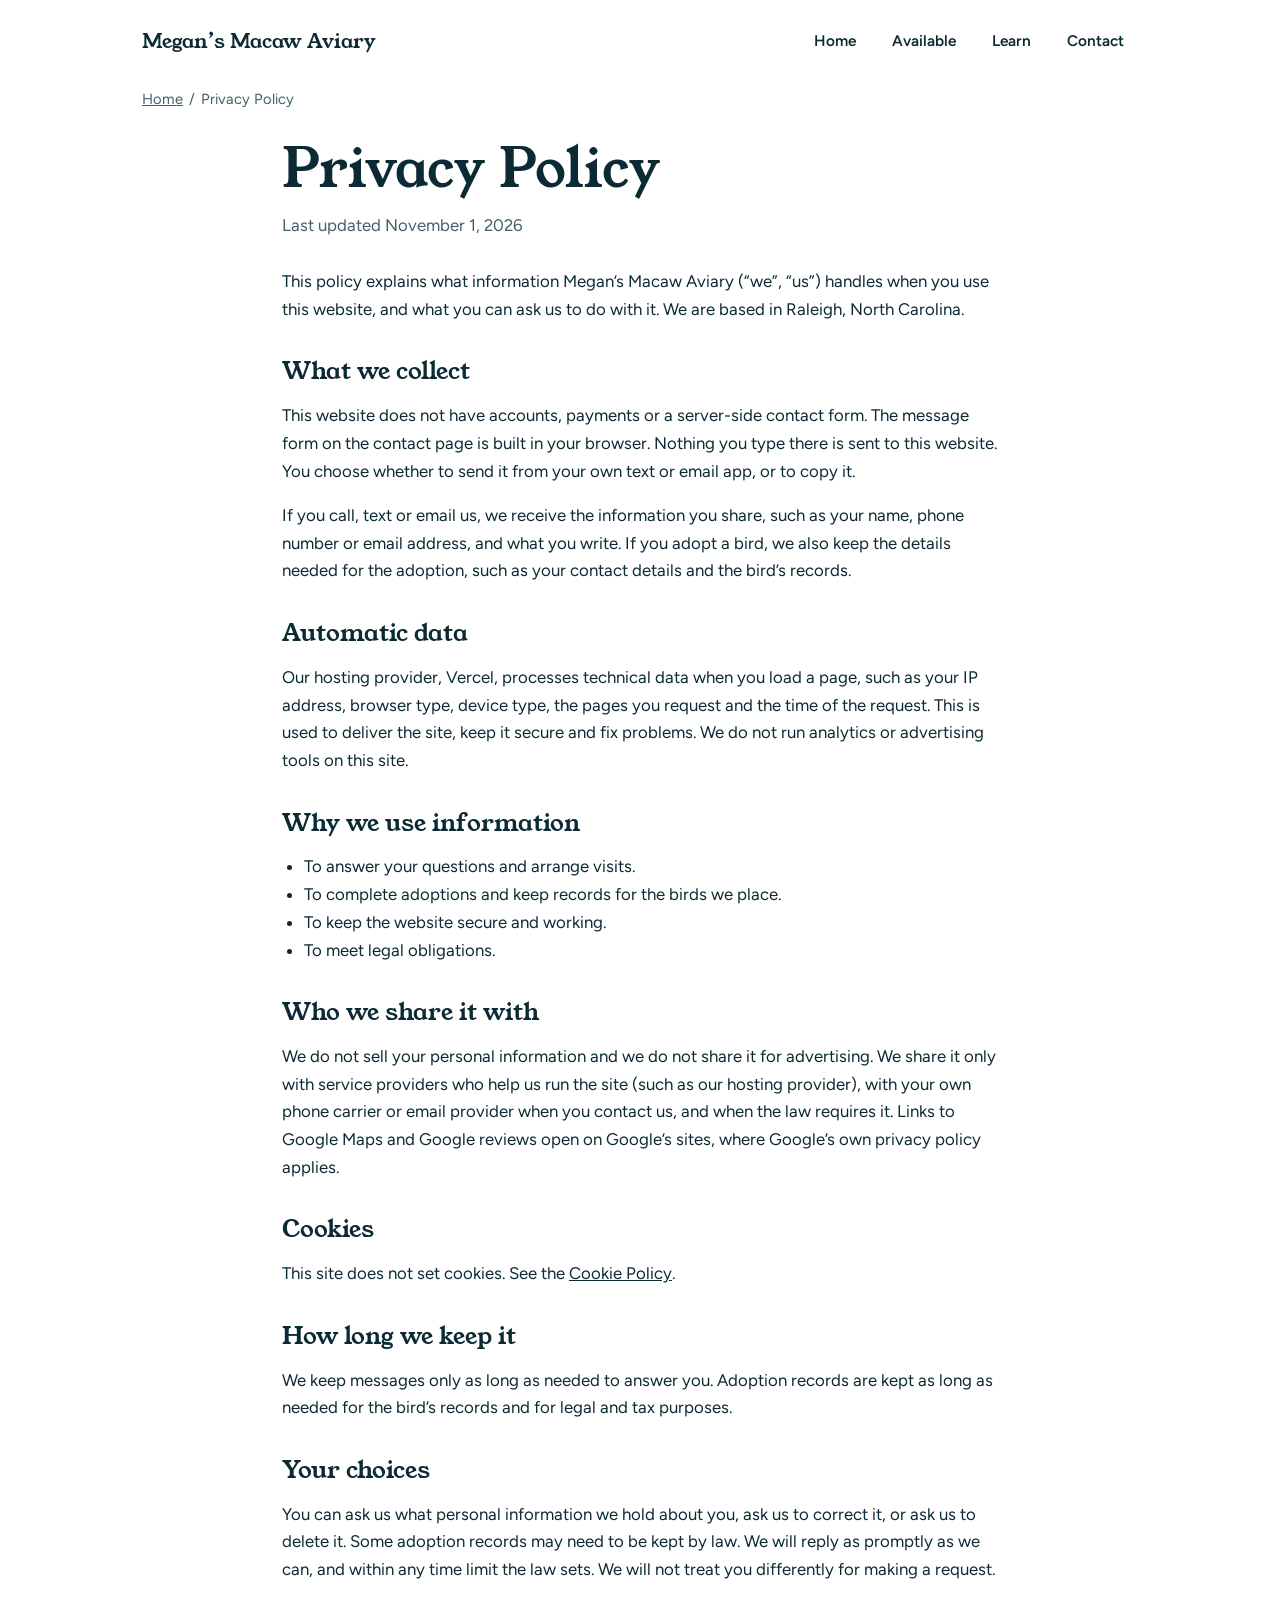
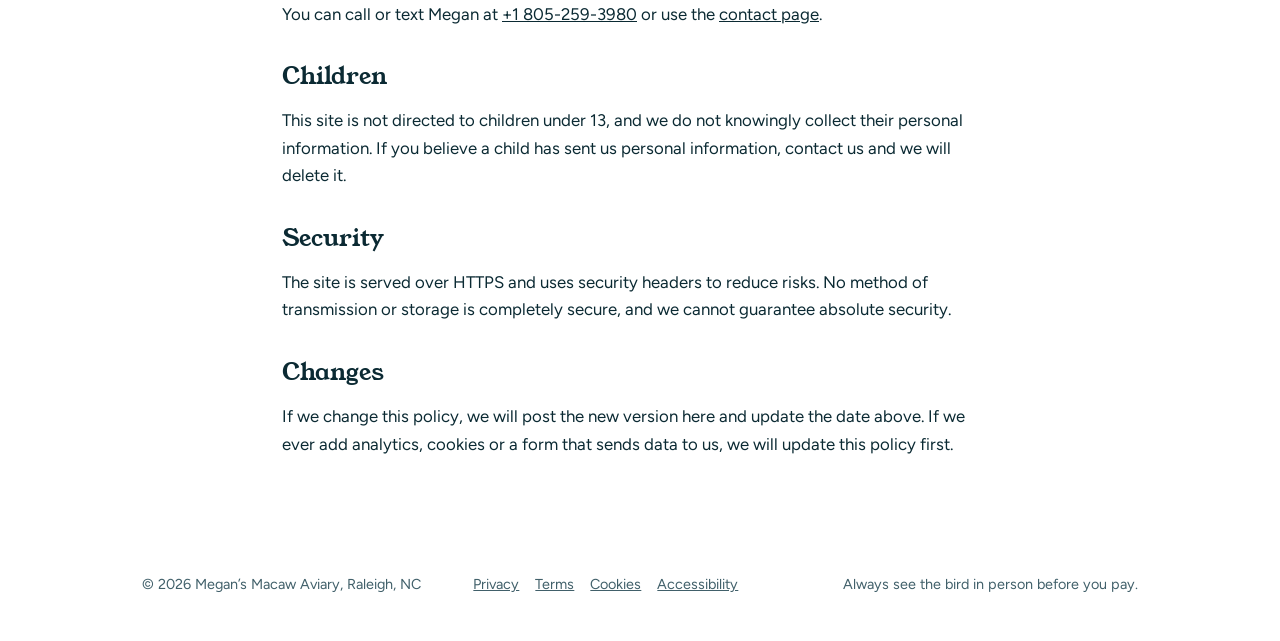
<file: privacy.html>
<!DOCTYPE html>
<html lang="en">
<head>
<meta charset="utf-8">
<meta name="viewport" content="width=device-width, initial-scale=1, viewport-fit=cover">
<title>Privacy Policy | Megan’s Macaw Aviary</title>
<meta name="description" content="How Megan’s Macaw Aviary handles your information: what we collect, why, who sees it, and how to ask us to correct or delete it.">
<meta name="robots" content="index,follow,max-image-preview:large">
<meta name="theme-color" content="#0F6B7A">
<link rel="icon" href="/favicon.ico" sizes="any">
<link rel="icon" href="/icon-192.png" type="image/png" sizes="192x192">
<link rel="apple-touch-icon" href="/apple-touch-icon.png">
<link rel="manifest" href="/site.webmanifest">
<!-- verification -->
<link rel="canonical" href="https://megansmacawsaviary.vercel.app/privacy">
<meta property="og:type" content="website"><meta property="og:url" content="https://megansmacawsaviary.vercel.app/privacy"><meta property="og:locale" content="en_US"><meta property="og:site_name" content="Megan’s Macaw Aviary">
<meta property="og:title" content="Privacy Policy | Megan’s Macaw Aviary"><meta property="og:description" content="How Megan’s Macaw Aviary handles your information: what we collect, why, who sees it, and how to ask us to correct or delete it.">
<meta property="og:image" content="https://megansmacawsaviary.vercel.app/og-image.jpg"><meta property="og:image:type" content="image/jpeg"><meta property="og:image:width" content="1200"><meta property="og:image:height" content="630"><meta property="og:image:alt" content="Hyacinth macaw next to the words Megan’s Macaw Aviary">
<meta name="twitter:card" content="summary_large_image"><meta name="twitter:title" content="Privacy Policy | Megan’s Macaw Aviary"><meta name="twitter:description" content="How Megan’s Macaw Aviary handles your information: what we collect, why, who sees it, and how to ask us to correct or delete it."><meta name="twitter:image" content="https://megansmacawsaviary.vercel.app/og-image.jpg">
<link rel="preload" href="/fonts/figtree-latin-400-normal.woff2" as="font" type="font/woff2" crossorigin><link rel="preload" href="/fonts/young-serif-latin-400-normal.woff2" as="font" type="font/woff2" crossorigin>
<link rel="stylesheet" href="/styles.css">
<script type="application/ld+json">{"@context":"https://schema.org","@type":"BreadcrumbList","itemListElement":[{"@type":"ListItem","position":1,"name":"Home","item":"https://megansmacawsaviary.vercel.app/"},{"@type":"ListItem","position":2,"name":"Privacy Policy","item":"https://megansmacawsaviary.vercel.app/privacy"}]}</script>
</head>
<body>
<a class="skip" href="#main">Skip to content</a>
<noscript><p class="nojs">Some features need JavaScript. You can always call or text Megan at +1 805-259-3980.</p></noscript>
<div id="net" role="status" hidden>You appear to be offline. Photos and links may not load. You can still call or text +1 805-259-3980.</div>
<div class="wrap"><div class="top"><a class="brand" href="/">Megan’s Macaw Aviary</a><nav aria-label="Main"><a href="/">Home</a><a href="/available">Available</a><a href="/learn">Learn</a><a href="/contact">Contact</a></nav></div></div>
<main id="main" tabindex="-1">
<nav class="crumbs" aria-label="Breadcrumb"><div class="wrap"><ol><li><a href="/">Home</a></li><li><span aria-current="page">Privacy Policy</span></li></ol></div></nav>
<section><div class="wrap doc">
<h1>Privacy Policy</h1>
<p class="meta">Last updated November 1, 2026</p>
<p>This policy explains what information Megan’s Macaw Aviary (“we”, “us”) handles when you use this website, and what you can ask us to do with it. We are based in Raleigh, North Carolina.</p>
<h2>What we collect</h2>
<p>This website does not have accounts, payments or a server-side contact form. The message form on the contact page is built in your browser. Nothing you type there is sent to this website. You choose whether to send it from your own text or email app, or to copy it.</p>
<p>If you call, text or email us, we receive the information you share, such as your name, phone number or email address, and what you write. If you adopt a bird, we also keep the details needed for the adoption, such as your contact details and the bird’s records.</p>
<h2>Automatic data</h2>
<p>Our hosting provider, Vercel, processes technical data when you load a page, such as your IP address, browser type, device type, the pages you request and the time of the request. This is used to deliver the site, keep it secure and fix problems. We do not run analytics or advertising tools on this site.</p>
<h2>Why we use information</h2>
<ul><li>To answer your questions and arrange visits.</li><li>To complete adoptions and keep records for the birds we place.</li><li>To keep the website secure and working.</li><li>To meet legal obligations.</li></ul>
<h2>Who we share it with</h2>
<p>We do not sell your personal information and we do not share it for advertising. We share it only with service providers who help us run the site (such as our hosting provider), with your own phone carrier or email provider when you contact us, and when the law requires it. Links to Google Maps and Google reviews open on Google’s sites, where Google’s own privacy policy applies.</p>
<h2>Cookies</h2>
<p>This site does not set cookies. See the <a href="/cookies">Cookie Policy</a>.</p>
<h2>How long we keep it</h2>
<p>We keep messages only as long as needed to answer you. Adoption records are kept as long as needed for the bird’s records and for legal and tax purposes.</p>
<h2>Your choices</h2>
<p>You can ask us what personal information we hold about you, ask us to correct it, or ask us to delete it. Some adoption records may need to be kept by law. We will reply as promptly as we can, and within any time limit the law sets. We will not treat you differently for making a request.</p>
<p>You can call or text Megan at <a href="tel:+18052593980">+1 805-259-3980</a> or use the <a href="/contact">contact page</a>.</p>
<h2>Children</h2>
<p>This site is not directed to children under 13, and we do not knowingly collect their personal information. If you believe a child has sent us personal information, contact us and we will delete it.</p>
<h2>Security</h2>
<p>The site is served over HTTPS and uses security headers to reduce risks. No method of transmission or storage is completely secure, and we cannot guarantee absolute security.</p>
<h2>Changes</h2>
<p>If we change this policy, we will post the new version here and update the date above. If we ever add analytics, cookies or a form that sends data to us, we will update this policy first.</p>
</div></section>
</main>
<footer><div class="wrap"><span>© 2026 Megan’s Macaw Aviary, Raleigh, NC</span><nav aria-label="Legal and site information"><a href="/privacy">Privacy</a><a href="/terms">Terms</a><a href="/cookies">Cookies</a><a href="/accessibility">Accessibility</a></nav><span class="js-social"></span><span>Always see the bird in person before you pay.</span></div></footer>
<script src="/config.js"></script><script src="/app.js" defer></script>
</body></html>
</file>
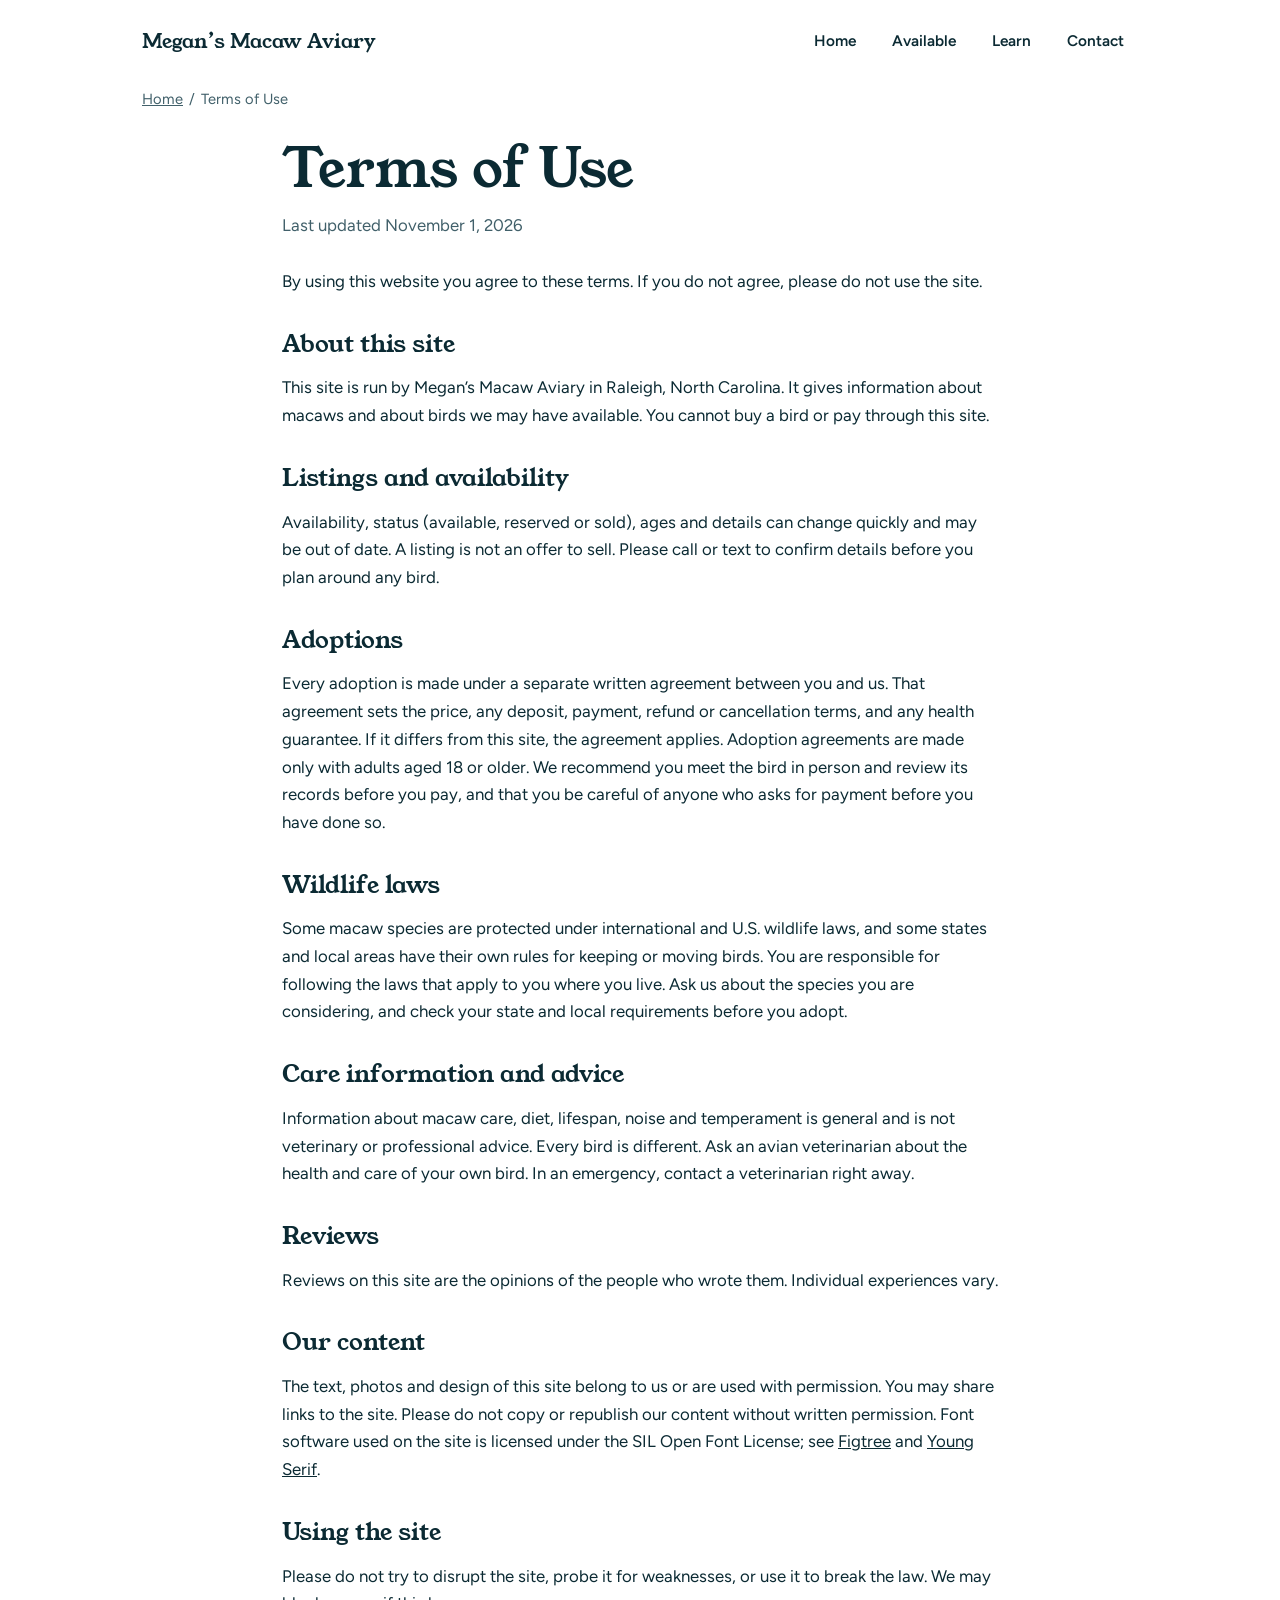
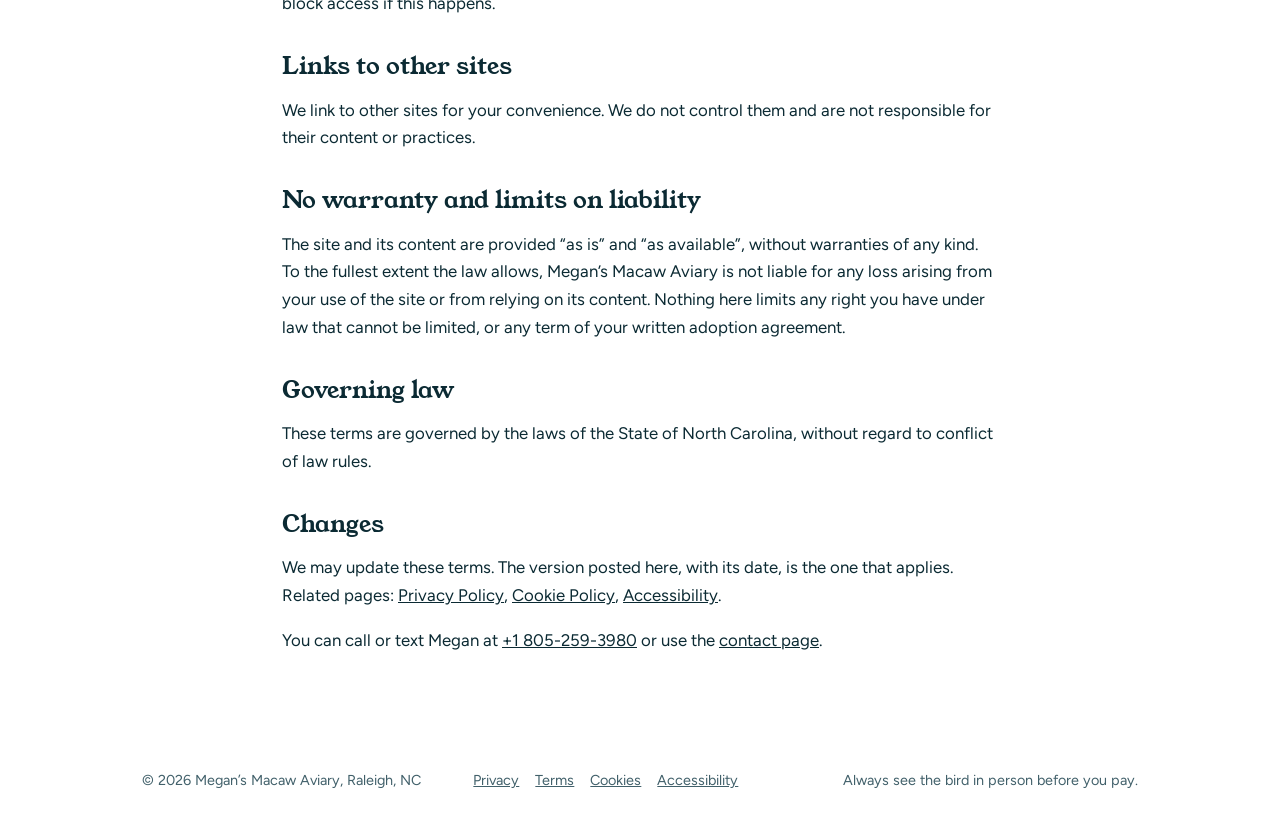
<file: terms.html>
<!DOCTYPE html>
<html lang="en">
<head>
<meta charset="utf-8">
<meta name="viewport" content="width=device-width, initial-scale=1, viewport-fit=cover">
<title>Terms of Use | Megan’s Macaw Aviary</title>
<meta name="description" content="The terms for using the Megan’s Macaw Aviary website, including adoptions, wildlife laws, care information and liability.">
<meta name="robots" content="index,follow,max-image-preview:large">
<meta name="theme-color" content="#0F6B7A">
<link rel="icon" href="/favicon.ico" sizes="any">
<link rel="icon" href="/icon-192.png" type="image/png" sizes="192x192">
<link rel="apple-touch-icon" href="/apple-touch-icon.png">
<link rel="manifest" href="/site.webmanifest">
<!-- verification -->
<link rel="canonical" href="https://megansmacawsaviary.vercel.app/terms">
<meta property="og:type" content="website"><meta property="og:url" content="https://megansmacawsaviary.vercel.app/terms"><meta property="og:locale" content="en_US"><meta property="og:site_name" content="Megan’s Macaw Aviary">
<meta property="og:title" content="Terms of Use | Megan’s Macaw Aviary"><meta property="og:description" content="The terms for using the Megan’s Macaw Aviary website, including adoptions, wildlife laws, care information and liability.">
<meta property="og:image" content="https://megansmacawsaviary.vercel.app/og-image.jpg"><meta property="og:image:type" content="image/jpeg"><meta property="og:image:width" content="1200"><meta property="og:image:height" content="630"><meta property="og:image:alt" content="Hyacinth macaw next to the words Megan’s Macaw Aviary">
<meta name="twitter:card" content="summary_large_image"><meta name="twitter:title" content="Terms of Use | Megan’s Macaw Aviary"><meta name="twitter:description" content="The terms for using the Megan’s Macaw Aviary website, including adoptions, wildlife laws, care information and liability."><meta name="twitter:image" content="https://megansmacawsaviary.vercel.app/og-image.jpg">
<link rel="preload" href="/fonts/figtree-latin-400-normal.woff2" as="font" type="font/woff2" crossorigin><link rel="preload" href="/fonts/young-serif-latin-400-normal.woff2" as="font" type="font/woff2" crossorigin>
<link rel="stylesheet" href="/styles.css">
<script type="application/ld+json">{"@context":"https://schema.org","@type":"BreadcrumbList","itemListElement":[{"@type":"ListItem","position":1,"name":"Home","item":"https://megansmacawsaviary.vercel.app/"},{"@type":"ListItem","position":2,"name":"Terms of Use","item":"https://megansmacawsaviary.vercel.app/terms"}]}</script>
</head>
<body>
<a class="skip" href="#main">Skip to content</a>
<noscript><p class="nojs">Some features need JavaScript. You can always call or text Megan at +1 805-259-3980.</p></noscript>
<div id="net" role="status" hidden>You appear to be offline. Photos and links may not load. You can still call or text +1 805-259-3980.</div>
<div class="wrap"><div class="top"><a class="brand" href="/">Megan’s Macaw Aviary</a><nav aria-label="Main"><a href="/">Home</a><a href="/available">Available</a><a href="/learn">Learn</a><a href="/contact">Contact</a></nav></div></div>
<main id="main" tabindex="-1">
<nav class="crumbs" aria-label="Breadcrumb"><div class="wrap"><ol><li><a href="/">Home</a></li><li><span aria-current="page">Terms of Use</span></li></ol></div></nav>
<section><div class="wrap doc">
<h1>Terms of Use</h1>
<p class="meta">Last updated November 1, 2026</p>
<p>By using this website you agree to these terms. If you do not agree, please do not use the site.</p>
<h2>About this site</h2>
<p>This site is run by Megan’s Macaw Aviary in Raleigh, North Carolina. It gives information about macaws and about birds we may have available. You cannot buy a bird or pay through this site.</p>
<h2>Listings and availability</h2>
<p>Availability, status (available, reserved or sold), ages and details can change quickly and may be out of date. A listing is not an offer to sell. Please call or text to confirm details before you plan around any bird.</p>
<h2>Adoptions</h2>
<p>Every adoption is made under a separate written agreement between you and us. That agreement sets the price, any deposit, payment, refund or cancellation terms, and any health guarantee. If it differs from this site, the agreement applies. Adoption agreements are made only with adults aged 18 or older. We recommend you meet the bird in person and review its records before you pay, and that you be careful of anyone who asks for payment before you have done so.</p>
<h2>Wildlife laws</h2>
<p>Some macaw species are protected under international and U.S. wildlife laws, and some states and local areas have their own rules for keeping or moving birds. You are responsible for following the laws that apply to you where you live. Ask us about the species you are considering, and check your state and local requirements before you adopt.</p>
<h2>Care information and advice</h2>
<p>Information about macaw care, diet, lifespan, noise and temperament is general and is not veterinary or professional advice. Every bird is different. Ask an avian veterinarian about the health and care of your own bird. In an emergency, contact a veterinarian right away.</p>
<h2>Reviews</h2>
<p>Reviews on this site are the opinions of the people who wrote them. Individual experiences vary.</p>
<h2>Our content</h2>
<p>The text, photos and design of this site belong to us or are used with permission. You may share links to the site. Please do not copy or republish our content without written permission. Font software used on the site is licensed under the SIL Open Font License; see <a href="/fonts/OFL-Figtree.txt">Figtree</a> and <a href="/fonts/OFL-Young-Serif.txt">Young Serif</a>.</p>
<h2>Using the site</h2>
<p>Please do not try to disrupt the site, probe it for weaknesses, or use it to break the law. We may block access if this happens.</p>
<h2>Links to other sites</h2>
<p>We link to other sites for your convenience. We do not control them and are not responsible for their content or practices.</p>
<h2>No warranty and limits on liability</h2>
<p>The site and its content are provided “as is” and “as available”, without warranties of any kind. To the fullest extent the law allows, Megan’s Macaw Aviary is not liable for any loss arising from your use of the site or from relying on its content. Nothing here limits any right you have under law that cannot be limited, or any term of your written adoption agreement.</p>
<h2>Governing law</h2>
<p>These terms are governed by the laws of the State of North Carolina, without regard to conflict of law rules.</p>
<h2>Changes</h2>
<p>We may update these terms. The version posted here, with its date, is the one that applies. Related pages: <a href="/privacy">Privacy Policy</a>, <a href="/cookies">Cookie Policy</a>, <a href="/accessibility">Accessibility</a>.</p>
<p>You can call or text Megan at <a href="tel:+18052593980">+1 805-259-3980</a> or use the <a href="/contact">contact page</a>.</p>
</div></section>
</main>
<footer><div class="wrap"><span>© 2026 Megan’s Macaw Aviary, Raleigh, NC</span><nav aria-label="Legal and site information"><a href="/privacy">Privacy</a><a href="/terms">Terms</a><a href="/cookies">Cookies</a><a href="/accessibility">Accessibility</a></nav><span class="js-social"></span><span>Always see the bird in person before you pay.</span></div></footer>
<script src="/config.js"></script><script src="/app.js" defer></script>
</body></html>
</file>
<file: styles.css>
@font-face{font-family:Figtree;font-style:normal;font-weight:400;font-display:swap;src:url(/fonts/figtree-latin-400-normal.woff2) format("woff2")}
@font-face{font-family:Figtree;font-style:normal;font-weight:600;font-display:swap;src:url(/fonts/figtree-latin-600-normal.woff2) format("woff2")}
@font-face{font-family:Figtree;font-style:normal;font-weight:700;font-display:swap;src:url(/fonts/figtree-latin-700-normal.woff2) format("woff2")}
@font-face{font-family:"Young Serif";font-style:normal;font-weight:400;font-display:swap;src:url(/fonts/young-serif-latin-400-normal.woff2) format("woff2")}
:root{color-scheme:light;--bg:#FFFFFF;--ink:#0B2A33;--muted:#41606A;--card:#fff;--line:#C9DDE0;--teal:#0F6B7A;--gold:#F2B705;--scarlet:#D7263D;--sky:#D6F0F3;
box-sizing:border-box;padding-top:env(safe-area-inset-top,0px);padding-bottom:env(safe-area-inset-bottom,0px)}
html{-webkit-text-size-adjust:100%}
html{scroll-padding-top:env(safe-area-inset-top,0px)}
*,*::before,*::after{box-sizing:inherit}
body{margin:0;background:var(--bg);color:var(--ink);font:400 1.05rem/1.65 Figtree,system-ui,sans-serif;overflow-x:clip}
.wrap{max-width:1040px;margin:0 auto;padding:0 22px}
h1,h2,h3{font-family:"Young Serif",Georgia,serif;font-weight:400;line-height:1.08;margin:0}
a{color:inherit}
:focus-visible{outline:3px solid var(--scarlet);outline-offset:3px}
[hidden]{display:none!important}
.top{display:flex;justify-content:space-between;align-items:center;gap:16px;padding:20px 0}
.brand{font:400 1.25rem "Young Serif",Georgia,serif;text-decoration:none}
.top nav{display:flex;gap:8px;align-items:center;font-weight:600;font-size:.96rem}
.top nav a{text-decoration:none;padding:8px 14px;border-radius:999px}
.top nav a:hover{background:var(--sky)}
.top nav a[aria-current="page"]{background:var(--ink);color:var(--bg)}
.btn{display:inline-block;padding:14px 26px;border-radius:999px;background:var(--scarlet);color:#fff;font:700 1rem Figtree,sans-serif;text-decoration:none;border:2px solid var(--scarlet);cursor:pointer}
.btn:hover{background:#B81E32;border-color:#B81E32}
.btn.alt{background:transparent;color:var(--ink);border-color:var(--ink)}
.btn.alt:hover{background:var(--ink);color:var(--bg)}
.cta{display:flex;flex-wrap:wrap;gap:12px}
.hero{background:var(--teal);color:#fff;border-radius:0 0 56px 56px;padding:44px 0 84px}
.hg{display:grid;grid-template-columns:1.05fr .95fr;gap:44px;align-items:center}
.hero h1{font-size:clamp(2.7rem,8.2vw,6rem);letter-spacing:-.02em;line-height:1}
.hero p{max-width:44ch;font-size:1.25rem;color:#D6F0F3;margin:24px 0 32px}
.hero .btn{background:var(--gold);border-color:var(--gold);color:#0B2A33}.hero .btn:hover{background:#fff;border-color:#fff}
.hero .btn.alt{background:transparent;color:#fff;border-color:#fff}.hero .btn.alt:hover{background:#fff;color:var(--teal)}
.stage{position:relative}
.slide{display:block;width:100%;aspect-ratio:4/5;max-height:560px;border:0;padding:0;background:var(--sky);border-radius:8px 56px 8px 56px;box-shadow:10px 10px 0 #0B2A33;overflow:hidden;position:relative;cursor:pointer;font:inherit;color:inherit;text-align:left}
.slide img{position:absolute;inset:0;width:100%;height:100%;object-fit:cover;object-position:50% 30%;opacity:0;transition:opacity .35s}.slide img.on{opacity:1}
.fe{position:absolute;aspect-ratio:1;border-radius:0 100% 0 100%}
.fe.a{width:64%;left:8%;top:8%;rotate:18deg;background:var(--c1)}
.fe.b{width:46%;left:44%;top:42%;rotate:-8deg;background:var(--c2)}
.fe.c{width:34%;left:6%;top:58%;rotate:32deg;background:var(--c3)}
.slide.swap .fe{animation:in .5s cubic-bezier(.2,.8,.2,1) both}
.slide.swap .fe.b{animation-delay:.06s}.slide.swap .fe.c{animation-delay:.12s}
@keyframes in{from{opacity:0;translate:40px 0}to{opacity:1;translate:0 0}}
.cap{position:absolute;left:50%;bottom:16px;transform:translateX(-50%);width:max-content;max-width:calc(100% - 32px);display:flex;flex-direction:column;align-items:center;text-align:center;background:var(--card);color:var(--ink);border-radius:14px;padding:10px 18px}
.cap b{font:400 1.75rem/1.1 "Young Serif",Georgia,serif}
.cap small{color:var(--muted);font-weight:600;font-size:1.1rem;font-style:italic;margin-top:3px}
.cap em{font-style:normal;color:var(--ink);font-size:.82rem;line-height:1.35;margin-top:4px;max-width:30ch}
.ctrl{display:flex;justify-content:space-between;align-items:center;margin-top:14px}
.ctrl button{width:48px;height:48px;border-radius:50%;border:2px solid #fff;background:transparent;color:#fff;font:600 1.3rem Figtree,sans-serif;cursor:pointer}
.ctrl button:hover{background:#fff;color:var(--teal)}
.dots{display:flex;gap:10px}
.dots span{width:12px;height:12px;border-radius:50%;border:2px solid #fff}
.dots span.on{background:var(--gold);border-color:var(--gold)}
section{padding:68px 0}
.lead{font-size:clamp(1.9rem,4.6vw,3rem);letter-spacing:-.01em;max-width:20ch}
.intro{max-width:58ch;color:var(--muted);margin:14px 0 36px}
.band{background:var(--bg);border-top:1.5px solid var(--line)}
.species{display:grid;grid-template-columns:repeat(auto-fit,minmax(270px,1fr));gap:22px}
.sp{background:var(--card);border:1.5px solid var(--line);border-radius:6px 28px 6px 28px;overflow:hidden}
.sp i{display:block;height:14px}
.sp div{padding:22px 24px 26px}
.sp h3{font-size:1.5rem;margin-bottom:4px}
.sp small{display:block;color:var(--muted);font-weight:600;margin-bottom:12px}
.sp p{margin:0;font-size:.98rem}
.tiles{display:grid;grid-template-columns:repeat(auto-fit,minmax(240px,1fr));gap:22px}
.tile{display:block;text-decoration:none;padding:26px;border-radius:28px 6px 28px 6px;border:2px solid var(--ink);background:var(--card)}
.tile:hover{background:var(--ink);color:var(--bg)}
.tile h3{font-size:1.4rem;margin-bottom:8px}
.tile p{margin:0;color:var(--muted)}.tile:hover p{color:inherit}
.revs{display:grid;grid-template-columns:repeat(auto-fit,minmax(260px,1fr));gap:22px}
.rev{margin:0;padding:24px;border:2px solid var(--ink);border-radius:8px 28px 8px 28px;background:var(--card)}
.rev p{margin:0 0 14px}.rev cite{font-weight:700;font-style:normal;color:var(--teal)}
.strip{background:var(--teal);color:#fff;text-align:center;padding:64px 0}
.strip h2{font-size:clamp(1.9rem,4.6vw,3rem);max-width:18ch;margin:0 auto 12px}
.strip p{margin:0 auto 26px;max-width:46ch;color:#D6F0F3}
.strip .cta{justify-content:center}
.strip .btn.alt{color:#fff;border-color:#fff}.strip .btn.alt:hover{background:#fff;color:var(--teal)}
.fit{display:grid;grid-template-columns:1fr 1fr;gap:48px;align-items:start}
.fit ul{margin:0;padding:0;list-style:none;display:grid;gap:18px}
.fit li{padding:0}
.fit b{display:block;font-size:1.08rem}
.fit li span{color:var(--muted);font-size:.98rem}
.steps{counter-reset:s;margin:0;padding:0;list-style:none;max-width:760px}
.steps li{counter-increment:s;position:relative;padding:0 0 30px 64px;border-left:2px solid var(--line);margin-left:20px}
.steps li:last-child{border-color:transparent;padding-bottom:0}
.steps li::before{content:counter(s);position:absolute;left:-21px;top:0;width:40px;height:40px;border-radius:50%;background:var(--teal);color:#fff;display:grid;place-content:center;font:400 1.1rem "Young Serif",Georgia,serif}
.steps b{display:block;font:400 1.3rem "Young Serif",Georgia,serif;margin-bottom:4px}
.steps span{color:var(--muted)}
details{border-bottom:1.5px solid var(--line);max-width:760px}
summary{cursor:pointer;padding:18px 0;font:400 1.2rem "Young Serif",Georgia,serif;list-style:none;display:flex;justify-content:space-between;gap:16px}
summary::-webkit-details-marker{display:none}
summary::after{content:"+";font:600 1.5rem Figtree,sans-serif;color:var(--scarlet);transition:transform .2s}
details[open] summary::after{transform:rotate(45deg)}
details p{margin:0 0 20px;color:var(--muted);max-width:62ch}
.cg{display:grid;grid-template-columns:1fr 1fr;gap:48px;align-items:start}
.cg h1{font-size:clamp(2.2rem,5.5vw,3.6rem);margin-bottom:16px}
.cg dl{display:grid;grid-template-columns:auto 1fr;gap:8px 22px;margin:28px 0 0}
.cg dt{font-weight:700;color:var(--teal)}.cg dd{margin:0}
.msg{background:var(--card);border:2px solid var(--ink);border-radius:8px 32px 8px 32px;padding:26px;display:grid;gap:14px}
.msg h2{font-size:1.5rem}
.msg label{display:grid;gap:6px;font-weight:600;font-size:.95rem}
.msg input,.msg select,.msg textarea{font:400 1rem Figtree,sans-serif;color:var(--ink);background:var(--bg);border:1.5px solid var(--line);border-radius:10px;padding:11px 12px;width:100%}
.msg textarea{min-height:110px;resize:vertical}
.msg small{color:var(--muted)}
footer{padding:30px 0 44px;font-size:.9rem;color:var(--muted)}
footer .wrap{display:flex;flex-wrap:wrap;justify-content:space-between;gap:10px}
@media (max-width:820px){.hg,.fit,.cg{grid-template-columns:1fr;gap:34px}.slide{max-height:460px;box-shadow:7px 7px 0 #0B2A33}.hero{border-radius:0 0 36px 36px;padding:24px 0 56px}section{padding:52px 0}}
@media (max-width:560px){html{font-size:88%}.wrap{padding:0 16px}.hero h1{font-size:clamp(2rem,9vw,2.6rem)}.hero p{margin:14px 0 20px}.hg{gap:24px}.slide{max-height:380px}.cap b{font-size:1.4rem}.cap small{font-size:1rem}.cap{bottom:10px;padding:8px 14px}.lead{font-size:1.6rem}.intro{margin:10px 0 24px}.btn{padding:11px 20px}.ctrl button{width:40px;height:40px}section{padding:38px 0}.strip{padding:38px 0}.top{flex-direction:column;align-items:flex-start;gap:12px;padding:16px 0}.top nav{width:100%}.top nav a{flex:1;text-align:center;padding:12px 8px}.hero p{font-size:1.1rem}.cta .btn{width:100%;text-align:center}.msg{padding:20px}footer .wrap{flex-direction:column}.steps li{padding-left:54px}}
@media (prefers-reduced-motion:reduce){.slide img{transition:none}.slide.swap .fe{animation:none}summary::after{transition:none}}

.stars{color:#E6A800;letter-spacing:2px;font-size:1.05rem;margin-bottom:10px}
.rev cite{display:block}


section[id],.view [id]{scroll-margin-top:16px}
.sp img{display:block;width:100%;aspect-ratio:4/3;object-fit:cover;object-position:50% 30%;border-bottom:1.5px solid var(--line);background:var(--sky)}
.sp dl{display:grid;grid-template-columns:auto 1fr;gap:6px 14px;margin:14px 0 18px;font-size:.93rem}
.sp dt{font-weight:700;color:var(--teal)}.sp dd{margin:0}
.sp .btn{padding:10px 18px;font-size:.92rem}
.species{grid-template-columns:repeat(auto-fit,minmax(300px,1fr))}
.fit h3{font-size:1.5rem;margin-bottom:16px}
.fine{color:var(--muted);font-size:.9rem;margin:22px 0 0}
.filters{display:flex;flex-wrap:wrap;gap:10px;margin:0 0 14px}
.chip{font:600 .95rem Figtree,sans-serif;padding:9px 18px;border-radius:999px;border:2px solid var(--ink);background:transparent;color:var(--ink);cursor:pointer}
.chip:hover{background:var(--sky)}.chip[aria-pressed="true"]{background:var(--ink);color:#fff}
.count{color:var(--muted);margin:0 0 20px;font-weight:600}
.birds{display:grid;grid-template-columns:repeat(auto-fill,minmax(250px,1fr));gap:22px}
.bird{background:var(--card);border:1.5px solid var(--line);border-radius:6px 28px 6px 28px;overflow:hidden;display:flex;flex-direction:column}
.bird .ph{position:relative;aspect-ratio:4/5;background:var(--sky)}
.bird .ph img{position:absolute;inset:0;width:100%;height:100%;object-fit:cover;object-position:50% 25%;display:block}
.bird.sold .ph img{filter:grayscale(.7);opacity:.85}
.badge{position:absolute;top:12px;left:12px;padding:5px 12px;border-radius:999px;font:700 .82rem Figtree,sans-serif;color:#fff}
.s-available{background:var(--teal)}.s-reserved{background:var(--gold);color:var(--ink)}.s-sold{background:#5B6B70}
.bird .bb{padding:18px 20px 22px;display:flex;flex-direction:column;gap:2px;flex:1}
.bird h3{font-size:1.35rem}.bird small{color:var(--muted);font-weight:600;font-style:italic}
.bird .age{margin:10px 0 16px;font-weight:600}
.bird .btn{margin-top:auto;text-align:center;padding:11px 18px;font-size:.95rem}
.empty{padding:28px;border:2px dashed var(--line);border-radius:18px;color:var(--muted);text-align:center}
.mapnote{margin-top:24px;padding:16px 18px;border:1.5px solid var(--line);background:#F7FBFB;border-radius:14px;font-size:.97rem}
.mapnote a{font-weight:700}
.cg dd a{font-weight:600}
.msg .row{display:flex;flex-wrap:wrap;gap:10px}
.msg .btn{padding:12px 20px;font-size:.96rem}
.msg .status{min-height:1.4em;font-weight:600;color:var(--teal)}
.strip .cta+p,.revlink{margin-top:28px}
@media (max-width:560px){
.birds{grid-template-columns:1fr 1fr;gap:12px}
.bird .bb{padding:12px 12px 14px}.bird h3{font-size:1.1rem}.bird small{font-size:.8rem}.bird .btn{font-size:.85rem;padding:9px 10px}
.badge{top:8px;left:8px;font-size:.74rem;padding:4px 9px}
.species{grid-template-columns:1fr}
.msg .row .btn{flex:1 1 100%;text-align:center}
.chip{padding:8px 14px}
}

/* ===== Responsive plan =====
   280-340 tiny phones | 341-560 phones | 561-820 tablets / large phones (one column)
   821-999 small laptops | 1000-1499 desktop | 1500+ large monitors */
.skip{position:absolute;left:-9999px;top:8px;background:var(--ink);color:#fff;padding:10px 16px;border-radius:999px;z-index:50;font-weight:700}
.skip:focus{left:12px}
.nojs{margin:0;padding:12px 18px;background:var(--gold);color:var(--ink);font-weight:600;text-align:center}
#net{position:sticky;top:0;z-index:40;margin:0;padding:10px 18px;background:var(--ink);color:#fff;text-align:center;font-weight:600;font-size:.95rem}
#net a{color:var(--gold)}
.stage{max-width:440px;max-width:clamp(230px,calc(100svh * .64),460px);margin-left:auto;margin-right:auto;width:100%}
.slide{max-height:none}
.noimg{background:var(--sky)}
.noimg img{visibility:hidden}
.noimg::after{content:"Photo unavailable";position:absolute;inset:0;display:grid;place-content:center;color:var(--muted);font-weight:600;font-size:.9rem}
.hero h1{font-size:clamp(2.6rem,6vw,6rem)}
.tiles{grid-template-columns:repeat(4,1fr)}
.rating{display:flex;flex-wrap:wrap;align-items:center;gap:6px 12px;margin:0 0 26px;font-weight:700}
.rating .stars{margin:0;font-size:1.15rem}
.rating a{font-weight:600}
@media (min-width:1000px){
 .species{grid-template-columns:repeat(6,1fr)}
 .sp{grid-column:span 2}.sp:nth-child(4){grid-column:2/span 2}.sp:nth-child(5){grid-column:4/span 2}
}
@media (min-width:600px) and (max-width:999px){
 .species{grid-template-columns:1fr 1fr}
 .sp:last-child:nth-child(odd){grid-column:1/-1;width:calc(50% - 11px);justify-self:center}
}
@media (max-width:999px){.tiles{grid-template-columns:1fr 1fr}}
@media (max-width:820px){
 .hero h1{font-size:clamp(2.4rem,9vw,4.2rem)}
 .hero p{max-width:52ch}
}
@media (max-width:599px){.species{grid-template-columns:1fr}}
@media (max-width:520px){.tiles{grid-template-columns:1fr}}
@media (max-width:420px){.top nav a{padding:10px 6px;font-size:.9rem}}
@media (max-width:340px){
 html{font-size:82%}
 .top nav a{padding:9px 3px;font-size:.84rem}
 .birds{grid-template-columns:1fr}
 .cap b{font-size:1.2rem}.cap small{font-size:.9rem}
 .ctrl button{width:36px;height:36px}
}
@media (max-width:299px){.top nav{flex-wrap:wrap}.top nav a{flex:1 1 40%}}
@media (max-height:520px) and (orientation:landscape){.hero{padding:20px 0 40px}.hero h1{font-size:2.2rem}.stage{max-width:260px}}
@media (min-width:1500px){html{font-size:112.5%}.wrap{max-width:1200px}}
@media (min-width:1900px){html{font-size:125%}.wrap{max-width:1360px}}
.errbox{text-align:center;max-width:640px;margin:0 auto;padding:30px 0}
.errcode{font:400 clamp(5rem,22vw,9rem)/1 "Young Serif",Georgia,serif;color:var(--teal);margin:0 0 6px}
.errbox .lead,.errbox .intro{margin-left:auto;margin-right:auto}
.errbox .cta{justify-content:center}
.err{display:block;min-height:0;color:#B0182B;font-weight:600;font-size:.88rem}
.err:empty{display:none}
.msg input[aria-invalid="true"],.msg textarea[aria-invalid="true"]{border-color:#B0182B;box-shadow:0 0 0 2px rgba(176,24,43,.15)}
.bird.hl{outline:3px solid var(--gold);outline-offset:4px}
img{max-width:100%}.bird .ph img{object-position:50% 30%}
.stage{container-type:inline-size}
@container (max-width:300px){.cap em{display:none}.cap b{font-size:1.15rem}}
@media (max-height:520px) and (orientation:landscape){.cap em{display:none}.cap b{font-size:1.2rem}.cap small{font-size:.9rem}.cap{bottom:8px;padding:6px 12px}}
.msg .btn:disabled{opacity:.5;cursor:not-allowed}

.mt{margin-top:34px}
.sp i.c-gold{background:#F2B705}.sp i.c-green{background:#1E9E6A}.sp i.c-blue{background:#1B3F9E}.sp i.c-red{background:#D7263D}
.clip{position:fixed;opacity:0;pointer-events:none}
.crumbs{padding:6px 0 0;font-size:.92rem;color:var(--muted)}
.crumbs ol{display:flex;flex-wrap:wrap;gap:6px;margin:0;padding:0;list-style:none}
.crumbs li+li::before{content:"/";margin-right:6px}
.crumbs a{color:var(--muted)}
.crumbs+section{padding-top:28px}
.doc{max-width:760px}
.doc h1{font-size:clamp(2.2rem,5.5vw,3.4rem);margin-bottom:14px}
.doc h2{font-size:1.5rem;margin:36px 0 10px}
.doc p,.doc li{max-width:68ch}
.doc ul{padding-left:22px}
.doc .meta{color:var(--muted);margin:0 0 28px}
footer nav{display:flex;flex-wrap:wrap;gap:6px 16px}
footer nav a{color:var(--muted)}
</file>
